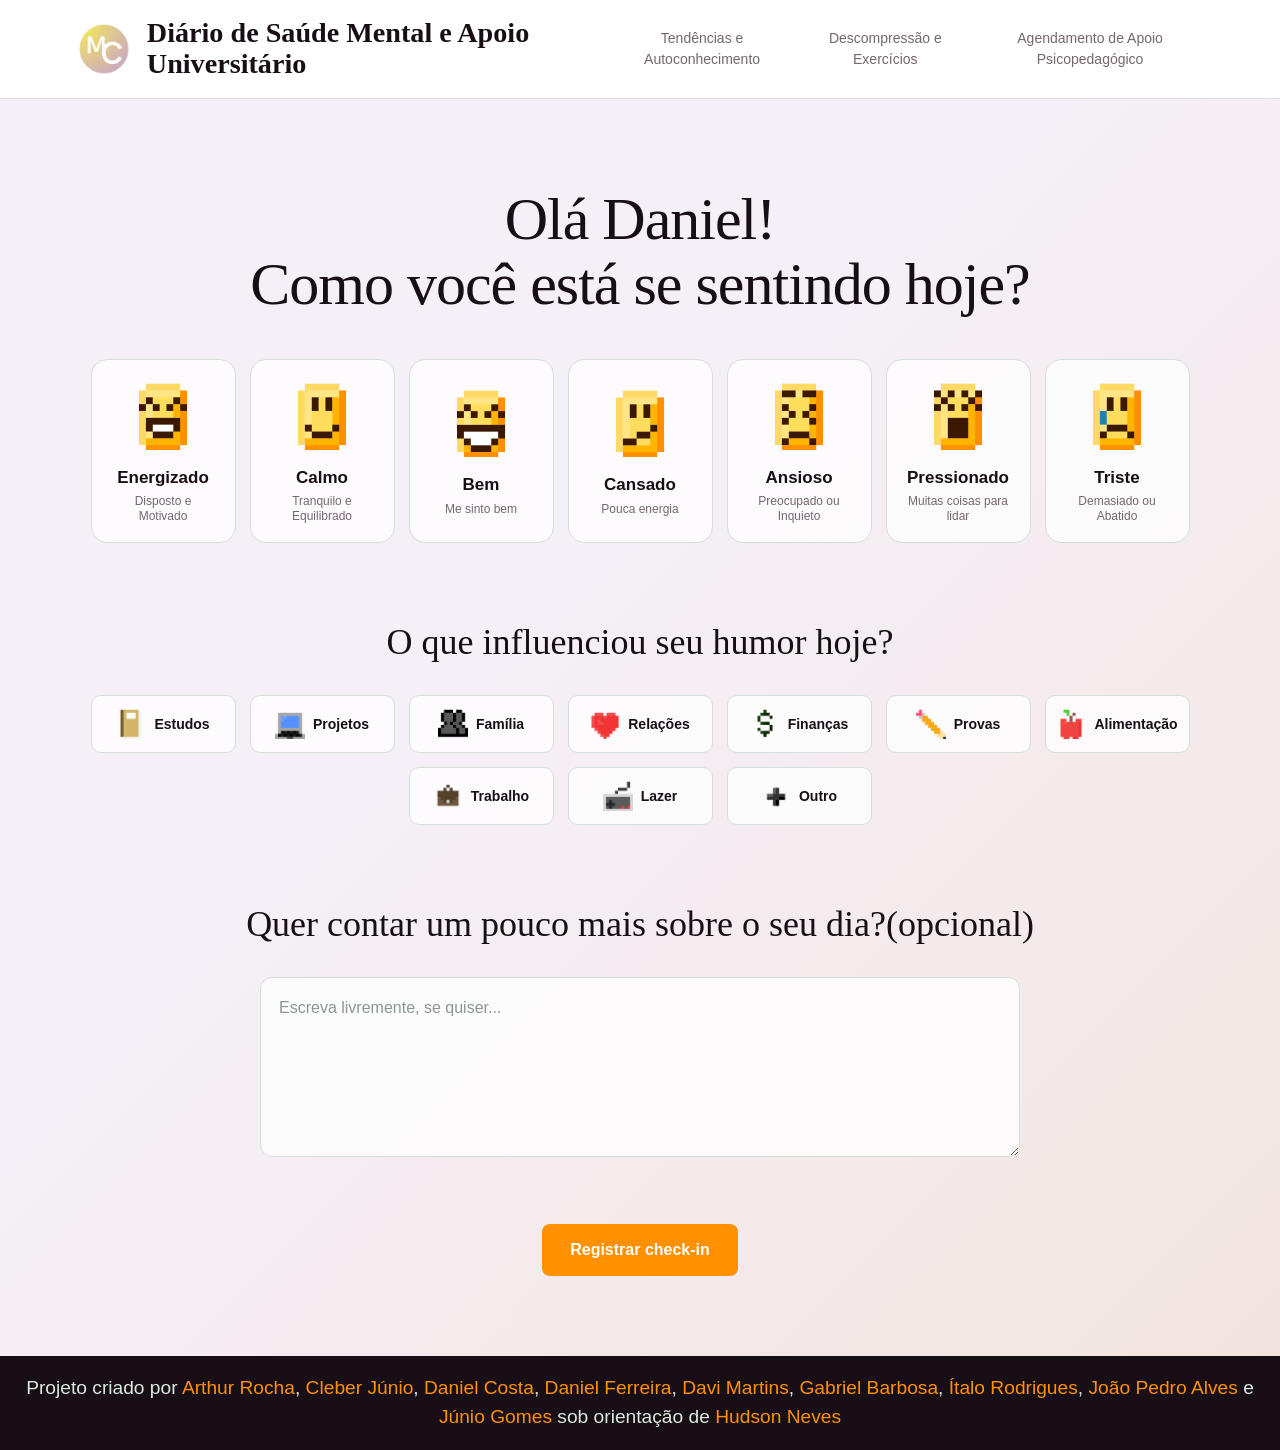
<file: index.html>
<!DOCTYPE html>
<html lang="pt-br">
<head>
    <meta charset="UTF-8">
    <meta name="viewport" content="width=device-width, initial-scale=1.0">
    <title>MindCare | Check-in diário</title>
    <link rel="shortcut icon" href="favicon.ico" type="image/x-icon">
    <link rel="stylesheet" href="style.css">
</head>
<body>
    <header>
        <img src="img/logotipo.png" alt="Logo">
        <h1 id="titulomenu">Diário de Saúde Mental e Apoio Universitário</h1>
        <section id="nav">
            <a href="pag/tendencias.html">Tendências e Autoconhecimento</a>
            <a href="pag/descompressao.html">Descompressão e Exercícios</a>
            <a href="pag/agendamento.html">Agendamento de Apoio Psicopedagógico</a>
        </section>
    </header>
    <main>
        <form id="checkin-form">
            <h1>Olá <span id="username"></span>!<br>Como você está se sentindo hoje?</h1>
            <section class="seletores">
                <button type="button" class="seletorsent" data-group="humor" data-value="Energizado" aria-pressed="false">
                    <img src="img/energizado.png" alt="Energizado">
                    <h2 class="sentimento">Energizado</h2>
                    <p>Disposto e Motivado</p>
                </button>
                <button type="button" class="seletorsent" data-group="humor" data-value="Calmo" aria-pressed="false">
                    <img src="img/calmo.png" alt="Calmo">
                    <h2 class="sentimento">Calmo</h2>
                    <p>Tranquilo e Equilibrado</p>
                </button>
                <button type="button" class="seletorsent" data-group="humor" data-value="Bem" aria-pressed="false">
                    <img src="img/bem.png" alt="Bem">
                    <h2 class="sentimento">Bem</h2>
                    <p>Me sinto bem</p>
                </button>
                <button type="button" class="seletorsent" data-group="humor" data-value="Cansado" aria-pressed="false">
                    <img src="img/cansado.png" alt="Cansado">
                    <h2 class="sentimento">Cansado</h2>
                    <p>Pouca energia</p>
                </button>
                <button type="button" class="seletorsent" data-group="humor" data-value="Ansioso" aria-pressed="false">
                    <img src="img/ansioso.png" alt="Ansioso">
                    <h2 class="sentimento">Ansioso</h2>
                    <p>Preocupado ou Inquieto</p>
                </button>
                <button type="button" class="seletorsent" data-group="humor" data-value="Pressionado" aria-pressed="false">
                    <img src="img/sobrecarregado.png" alt="Sobrecarregado">
                    <h2 class="sentimento">Pressionado</h2>
                    <p>Muitas coisas para lidar</p>
                </button>
                <button type="button" class="seletorsent" data-group="humor" data-value="Triste" aria-pressed="false">
                    <img src="img/triste.png" alt="Triste">
                    <h2 class="sentimento">Triste</h2>
                    <p>Demasiado ou Abatido</p>
                </button>
            </section>
            <h2 class="titulos">O que influenciou seu humor hoje?</h2>
            <section class="seletores">
                <button type="button" class="seletorinf" data-group="influencia" data-value="Estudos" aria-pressed="false">
                    <img src="img/estudos.png" alt="Caderno">
                    <h3>Estudos</h3>
                </button>
                <button type="button" class="seletorinf" data-group="influencia" data-value="Projetos" aria-pressed="false">
                    <img src="img/projetos.png" alt="Computador">
                    <h3>Projetos</h3>
                </button>
                <button type="button" class="seletorinf" data-group="influencia" data-value="Família" aria-pressed="false">
                    <img src="img/familia.png" alt="Pessoas">
                    <h3>Família</h3>
                </button>
                <button type="button" class="seletorinf" data-group="influencia" data-value="Relações" aria-pressed="false">
                    <img src="img/relacoes.png" alt="Coração">
                    <h3>Relações</h3>
                </button>
                <button type="button" class="seletorinf" data-group="influencia" data-value="Finanças" aria-pressed="false">
                    <img src="img/financas.png" alt="Cifrão">
                    <h3>Finanças</h3>
                </button>
                <button type="button" class="seletorinf" data-group="influencia" data-value="Provas" aria-pressed="false">
                    <img src="img/provas.png" alt="Lápis">
                    <h3>Provas</h3>
                </button>
                <button type="button" class="seletorinf" data-group="influencia" data-value="Alimentação" aria-pressed="false">
                    <img src="img/alimentacao.png" alt="Maçã">
                    <h3>Alimentação</h3>
                </button>
                <button type="button" class="seletorinf" data-group="influencia" data-value="Trabalho" aria-pressed="false">
                    <img src="img/trabalho.png" alt="Maleta">
                    <h3>Trabalho</h3>
                </button>
                <button type="button" class="seletorinf" data-group="influencia" data-value="Lazer" aria-pressed="false">
                    <img src="img/lazer.png" alt="Controle">
                    <h3>Lazer</h3>
                </button>
                <button type="button" class="seletorinf" data-group="influencia" data-value="Outro" aria-pressed="false">
                    <img src="img/outro.png" alt="Mais">
                    <h3>Outro</h3>
                </button>
            </section>
            <h2 class="titulos">Quer contar um pouco mais sobre o seu dia?(opcional)</h2>
            <textarea name="detalhes" id="detalhes" placeholder="Escreva livremente, se quiser..."></textarea>
            <p id="mensagem" class="mensagem" role="status" aria-live="polite"></p>
            <button type="submit" id="envio">Registrar check-in</button>
        </form>
    </main>
    <footer>
        Projeto criado por <a href="https://github.com/arthurrocha77" target="_blank" class="github">Arthur Rocha</a>, <a href="https://github.com/5cleber8428-cloud" target="_blank" class="github">Cleber Júnio</a>, <a href="https://github.com/Ats0k" target="_blank" class="github">Daniel Costa</a>, <a href="https://github.com/DanielFerreira76" target="_blank" class="github">Daniel Ferreira</a>, <a href="https://github.com/davimarfagundes-ai" target="_blank" class="github">Davi Martins</a>, <a href="https://github.com/gabrielbluiz9-ux" target="_blank" class="github">Gabriel Barbosa</a>, <a href="https://github.com/italolifts" target="_blank" class="github">Ítalo Rodrigues</a>, <a href="https://github.com/JoaoPedroAlvesSoares" target="_blank" class="github">João Pedro Alves</a> e <a href="https://github.com/juniogomes08" target="_blank" class="github">Júnio Gomes</a> sob orientação de <a href="https://github.com/HudsonNeves" target="_blank" class="github">Hudson Neves</a>
    </footer>
    <script src="script.js"></script>
</body>
</html>
<!--2026 - Daniel F. Vieira-->
</file>
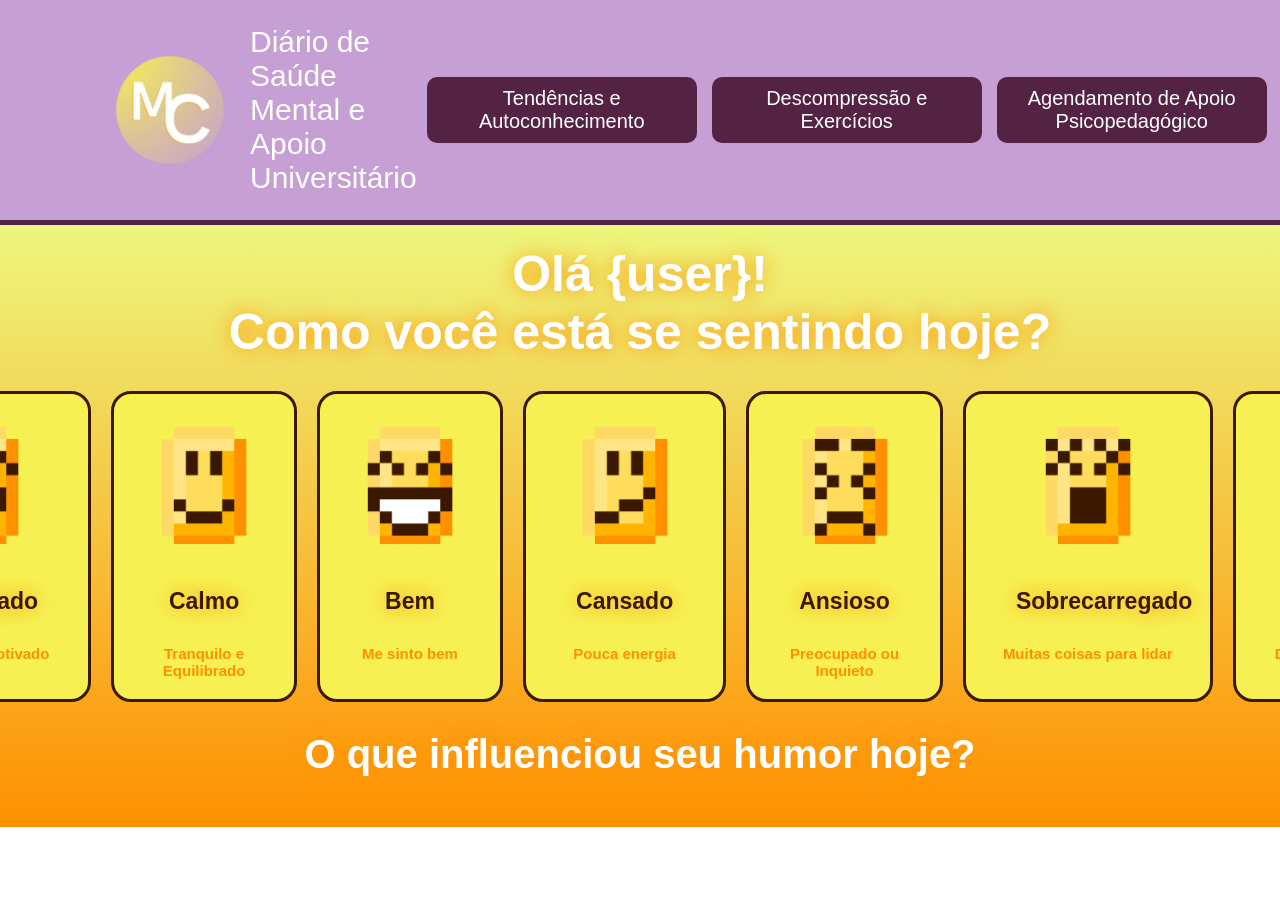
<file: docs/index.html>
<!DOCTYPE html>
<html lang="pt-br">
<head>
    <meta charset="UTF-8">
    <meta name="viewport" content="width=device-width, initial-scale=1.0">
    <title>Check-in</title>
    <link rel="shortcut icon" href="favicon.ico" type="image/x-icon">
    <link rel="stylesheet" href="style.css">
</head>
<body>
    <header>
        <img src="../img/logotipo.png" alt="Logo">
        <h1 id="titulomenu">Diário de Saúde Mental e Apoio Universitário</h1>
        <section id="nav">
            <a href="#">Tendências e Autoconhecimento</a>
            <a href="#">Descompressão e Exercícios</a>
            <a href="#">Agendamento de Apoio Psicopedagógico</a>
        </section>
    </header>
    <main>
        <h1>Olá {user}!<br>Como você está se sentindo hoje?</h1>
        <section class="seletores">
            <div class="seletorsent" id="energizado" onclick="selecionar()">
                <img src="../img/energizado.png" alt="Energizado">
                <h2 class="sentimento">Energizado</h2>
                <p>Disposto e Motivado</p>
            </div>
            <div class="seletorsent" id="" onclick="selecionar()">
                <img src="../img/calmo.png" alt="Calmo">
                <h2 class="sentimento">Calmo</h2>
                <p>Tranquilo e Equilibrado</p>
            </div>
            <div class="seletorsent" id="" onclick="selecionar()">
                <img src="../img/bem.png" alt="Bem">
                <h2 class="sentimento">Bem</h2>
                <p>Me sinto bem</p>
            </div>
            <div class="seletorsent" id="" onclick="selecionar()">
                <img src="../img/cansado.png" alt="Cansado">
                <h2 class="sentimento">Cansado</h2>
                <p>Pouca energia</p>
            </div>
            <div class="seletorsent" id="" onclick="selecionar()">
                <img src="../img/ansioso.png" alt="Ansioso">
                <h2 class="sentimento">Ansioso</h2>
                <p>Preocupado ou Inquieto</p>
            </div>
            <div class="seletorsent" id="" onclick="selecionar()">
                <img src="../img/sobrecarregado.png" alt="Sobrecarregado">
                <h2 class="sentimento">Sobrecarregado</h2>
                <p>Muitas coisas para lidar</p>
            </div>
            <div class="seletorsent" id="" onclick="selecionar()">
                <img src="../img/triste.png" alt="Triste">
                <h2 class="sentimento">Triste</h2>
                <p>Demasiado ou Abatido</p>
            </div>
        </section>
        <h2>O que influenciou seu humor hoje?</h2>
    </main>
    <footer></footer>
</body>
</html>
</file>
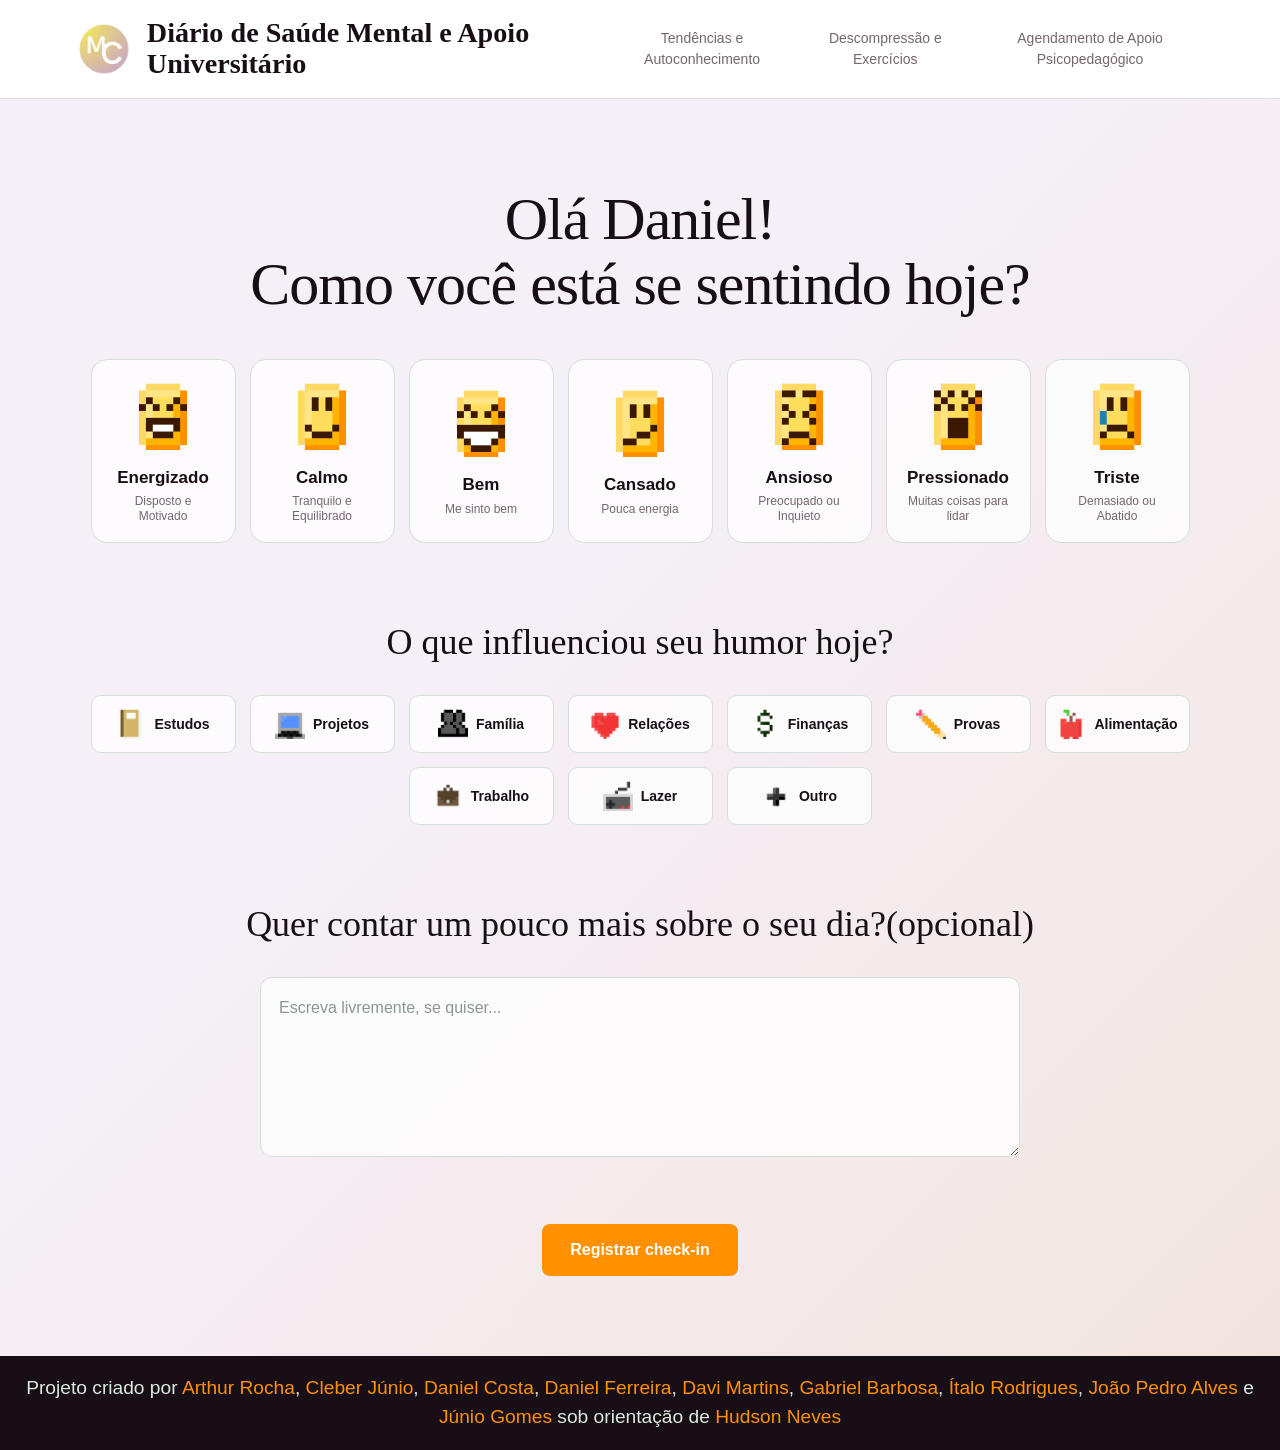
<file: mindcare-frontend/index.html>
<!DOCTYPE html>
<html lang="pt-br">
<head>
    <meta charset="UTF-8">
    <meta name="viewport" content="width=device-width, initial-scale=1.0">
    <title>MindCare | Check-in diário</title>
    <link rel="shortcut icon" href="favicon.ico" type="image/x-icon">
    <link rel="stylesheet" href="style.css">
</head>
<body>
    <header>
        <img src="img/logotipo.png" alt="Logo">
        <h1 id="titulomenu">Diário de Saúde Mental e Apoio Universitário</h1>
        <section id="nav">
            <a href="pag/tendencias.html">Tendências e Autoconhecimento</a>
            <a href="pag/descompressao.html">Descompressão e Exercícios</a>
            <a href="pag/agendamento.html">Agendamento de Apoio Psicopedagógico</a>
        </section>
    </header>
    <main>
        <form id="checkin-form">
            <h1>Olá <span id="username"></span>!<br>Como você está se sentindo hoje?</h1>
            <section class="seletores">
                <button type="button" class="seletorsent" data-group="humor" data-value="Energizado" aria-pressed="false">
                    <img src="img/energizado.png" alt="Energizado">
                    <h2 class="sentimento">Energizado</h2>
                    <p>Disposto e Motivado</p>
                </button>
                <button type="button" class="seletorsent" data-group="humor" data-value="Calmo" aria-pressed="false">
                    <img src="img/calmo.png" alt="Calmo">
                    <h2 class="sentimento">Calmo</h2>
                    <p>Tranquilo e Equilibrado</p>
                </button>
                <button type="button" class="seletorsent" data-group="humor" data-value="Bem" aria-pressed="false">
                    <img src="img/bem.png" alt="Bem">
                    <h2 class="sentimento">Bem</h2>
                    <p>Me sinto bem</p>
                </button>
                <button type="button" class="seletorsent" data-group="humor" data-value="Cansado" aria-pressed="false">
                    <img src="img/cansado.png" alt="Cansado">
                    <h2 class="sentimento">Cansado</h2>
                    <p>Pouca energia</p>
                </button>
                <button type="button" class="seletorsent" data-group="humor" data-value="Ansioso" aria-pressed="false">
                    <img src="img/ansioso.png" alt="Ansioso">
                    <h2 class="sentimento">Ansioso</h2>
                    <p>Preocupado ou Inquieto</p>
                </button>
                <button type="button" class="seletorsent" data-group="humor" data-value="Pressionado" aria-pressed="false">
                    <img src="img/sobrecarregado.png" alt="Sobrecarregado">
                    <h2 class="sentimento">Pressionado</h2>
                    <p>Muitas coisas para lidar</p>
                </button>
                <button type="button" class="seletorsent" data-group="humor" data-value="Triste" aria-pressed="false">
                    <img src="img/triste.png" alt="Triste">
                    <h2 class="sentimento">Triste</h2>
                    <p>Demasiado ou Abatido</p>
                </button>
            </section>
            <h2 class="titulos">O que influenciou seu humor hoje?</h2>
            <section class="seletores">
                <button type="button" class="seletorinf" data-group="influencia" data-value="Estudos" aria-pressed="false">
                    <img src="img/estudos.png" alt="Caderno">
                    <h3>Estudos</h3>
                </button>
                <button type="button" class="seletorinf" data-group="influencia" data-value="Projetos" aria-pressed="false">
                    <img src="img/projetos.png" alt="Computador">
                    <h3>Projetos</h3>
                </button>
                <button type="button" class="seletorinf" data-group="influencia" data-value="Família" aria-pressed="false">
                    <img src="img/familia.png" alt="Pessoas">
                    <h3>Família</h3>
                </button>
                <button type="button" class="seletorinf" data-group="influencia" data-value="Relações" aria-pressed="false">
                    <img src="img/relacoes.png" alt="Coração">
                    <h3>Relações</h3>
                </button>
                <button type="button" class="seletorinf" data-group="influencia" data-value="Finanças" aria-pressed="false">
                    <img src="img/financas.png" alt="Cifrão">
                    <h3>Finanças</h3>
                </button>
                <button type="button" class="seletorinf" data-group="influencia" data-value="Provas" aria-pressed="false">
                    <img src="img/provas.png" alt="Lápis">
                    <h3>Provas</h3>
                </button>
                <button type="button" class="seletorinf" data-group="influencia" data-value="Alimentação" aria-pressed="false">
                    <img src="img/alimentacao.png" alt="Maçã">
                    <h3>Alimentação</h3>
                </button>
                <button type="button" class="seletorinf" data-group="influencia" data-value="Trabalho" aria-pressed="false">
                    <img src="img/trabalho.png" alt="Maleta">
                    <h3>Trabalho</h3>
                </button>
                <button type="button" class="seletorinf" data-group="influencia" data-value="Lazer" aria-pressed="false">
                    <img src="img/lazer.png" alt="Controle">
                    <h3>Lazer</h3>
                </button>
                <button type="button" class="seletorinf" data-group="influencia" data-value="Outro" aria-pressed="false">
                    <img src="img/outro.png" alt="Mais">
                    <h3>Outro</h3>
                </button>
            </section>
            <h2 class="titulos">Quer contar um pouco mais sobre o seu dia?(opcional)</h2>
            <textarea name="detalhes" id="detalhes" placeholder="Escreva livremente, se quiser..."></textarea>
            <p id="mensagem" class="mensagem" role="status" aria-live="polite"></p>
            <button type="submit" id="envio">Registrar check-in</button>
        </form>
    </main>
    <footer>
        Projeto criado por <a href="https://github.com/arthurrocha77" target="_blank" class="github">Arthur Rocha</a>, <a href="https://github.com/5cleber8428-cloud" target="_blank" class="github">Cleber Júnio</a>, <a href="https://github.com/Ats0k" target="_blank" class="github">Daniel Costa</a>, <a href="https://github.com/DanielFerreira76" target="_blank" class="github">Daniel Ferreira</a>, <a href="https://github.com/davimarfagundes-ai" target="_blank" class="github">Davi Martins</a>, <a href="https://github.com/gabrielbluiz9-ux" target="_blank" class="github">Gabriel Barbosa</a>, <a href="https://github.com/italolifts" target="_blank" class="github">Ítalo Rodrigues</a>, <a href="https://github.com/JoaoPedroAlvesSoares" target="_blank" class="github">João Pedro Alves</a> e <a href="https://github.com/juniogomes08" target="_blank" class="github">Júnio Gomes</a> sob orientação de <a href="https://github.com/HudsonNeves" target="_blank" class="github">Hudson Neves</a>
    </footer>
    <script src="script.js"></script>
</body>
</html>
</file>
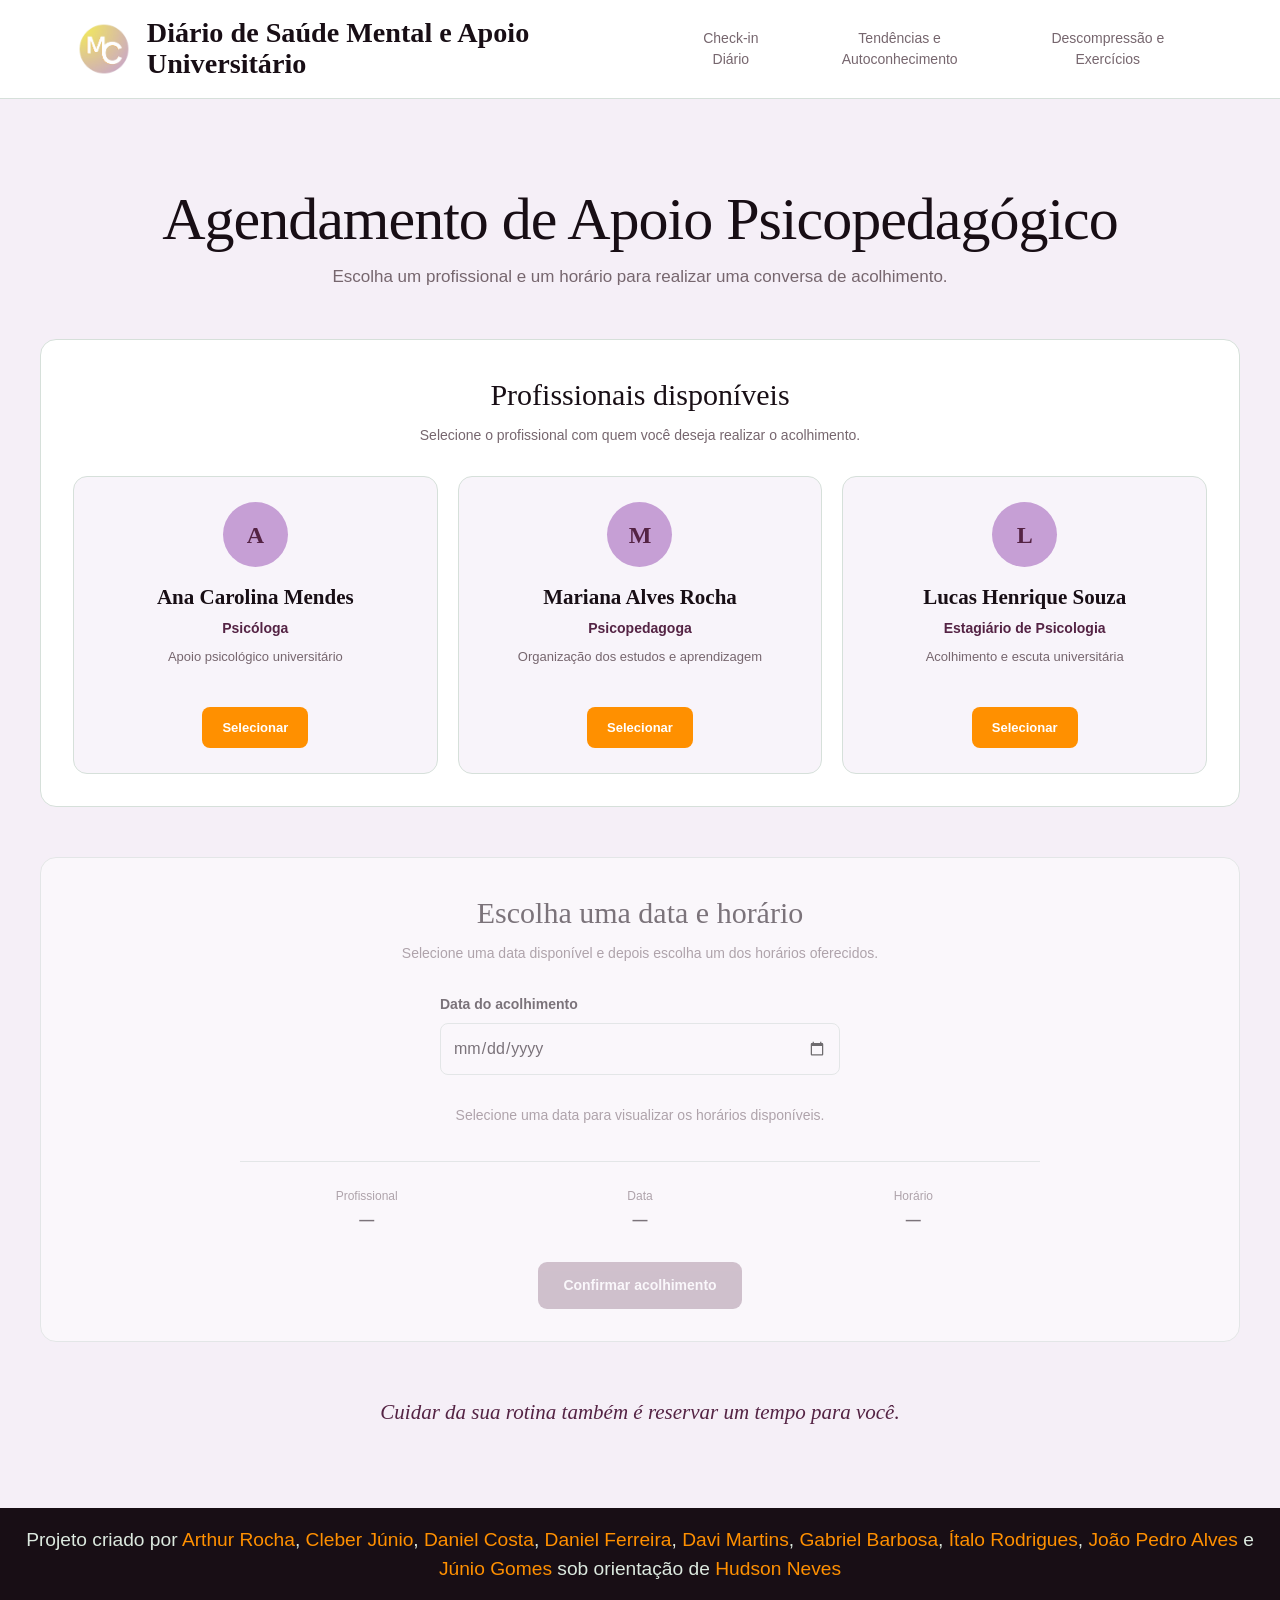
<file: pag/agendamento.html>
<!DOCTYPE html>
<html lang="pt-br">
<head>
    <meta charset="UTF-8">
    <meta name="viewport" content="width=device-width, initial-scale=1.0">
    <title>MindCare | Agendamento de Apoio Psicopedagógico</title>
    <link rel="shortcut icon" href="../favicon.ico" type="image/x-icon">
    <link rel="stylesheet" href="agendamento.css">
</head>
<body>
    <header>
        <img src="../img/logotipo.png" alt="Logo">
        <h1 id="titulomenu">Diário de Saúde Mental e Apoio Universitário</h1>
        <section id="nav">
            <a href="../index.html">Check-in Diário</a>
            <a href="tendencias.html">Tendências e Autoconhecimento</a>
            <a href="descompressao.html">Descompressão e Exercícios</a>
        </section>
    </header>
    <main>
        <h1 class="titulo-principal">Agendamento de Apoio Psicopedagógico</h1> <p class="subtitulo-principal">
            Escolha um profissional e um horário para realizar uma conversa de acolhimento.
        </p>
        <section class="secao-agendamento">
            <h2>Profissionais disponíveis</h2>
            <p class="descricao-secao">
                Selecione o profissional com quem você deseja realizar o acolhimento.
            </p>
            <div id="lista-profissionais" class="lista-profissionais">
                <p class="mensagem-carregamento">
                    Carregando profissionais...
                </p>
            </div>
        </section>
        <section id="secao-horarios" class="secao-agendamento secao-desativada">
            <h2>Escolha uma data e horário</h2>
            <p class="descricao-secao">
                Selecione uma data disponível e depois escolha um dos horários oferecidos.
            </p>
            <div class="selecao-data">
                <label for="data-agendamento">Data do acolhimento</label>
                <input type="date" id="data-agendamento">
            </div>
            <div id="area-horarios" class="area-horarios">
                <p class="mensagem-ajuda">
                    Selecione uma data para visualizar os horários disponíveis.
                </p>
            </div>
            <div class="resumo-selecao">
                <div>
                    <span>Profissional</span>
                    <strong id="resumo-profissional"> — </strong>
                </div>
                <div>
                    <span>Data</span>
                    <strong id="resumo-data"> — </strong>
                </div>
                <div>
                    <span>Horário</span>
                    <strong id="resumo-horario"> — </strong>
                </div>
            </div>
            <button id="botao-confirmar" class="botao-principal" type="button" disabled>Confirmar acolhimento</button>
        </section>
        <section id="secao-confirmacao" class="secao-confirmacao" hidden>
            <div class="icone-confirmacao">✓</div>
            <h2>Acolhimento agendado</h2>
            <p class="texto-confirmacao">
                Seu horário foi reservado neste protótipo do MindCare.
            </p>
            <div class="card-lembrete">
                <h3>Lembrete do atendimento</h3>
                <div class="informacao-lembrete">
                    <div>
                        <span>Estudante</span>
                        <strong id="lembrete-usuario"> — </strong>
                    </div>
                    <div>
                        <span>Profissional</span>
                        <strong id="lembrete-profissional"> — </strong>
                    </div>
                    <div>
                        <span>Data</span>
                        <strong id="lembrete-data"> — </strong>
                    </div>
                    <div>
                        <span>Horário</span>
                        <strong id="lembrete-horario"> — </strong>
                    </div>
                </div>
            </div>
            <div class="acoes-agendamento">
                <button id="botao-remarcar" class="botao-secundario" type="button">Remarcar</button>
                <button id="botao-cancelar" class="botao-cancelar" type="button">Cancelar agendamento</button>
            </div>
        </section>
        <section id="secao-cancelamento" class="mensagem-final" hidden>
            <h2>Agendamento cancelado</h2>
            <p>
                O horário foi liberado. Caso necessário, você pode realizar um novo agendamento.
            </p>
            <button id="botao-novo-agendamento" class="botao-principal" type="button">Novo agendamento</button>
        </section>
        <p class="frase-final">
            Cuidar da sua rotina também é reservar um tempo para você.
        </p>
    </main>
    <footer>
        Projeto criado por <a href="https://github.com/arthurrocha77" target="_blank" class="github">Arthur Rocha</a>, <a href="https://github.com/5cleber8428-cloud" target="_blank" class="github">Cleber Júnio</a>, <a href="https://github.com/Ats0k" target="_blank" class="github">Daniel Costa</a>, <a href="https://github.com/DanielFerreira76" target="_blank" class="github">Daniel Ferreira</a>, <a href="https://github.com/davimarfagundes-ai" target="_blank" class="github">Davi Martins</a>, <a href="https://github.com/gabrielbluiz9-ux" target="_blank" class="github">Gabriel Barbosa</a>, <a href="https://github.com/italolifts" target="_blank" class="github">Ítalo Rodrigues</a>, <a href="https://github.com/JoaoPedroAlvesSoares" target="_blank" class="github">João Pedro Alves</a> e <a href="https://github.com/juniogomes08" target="_blank" class="github">Júnio Gomes</a> sob orientação de <a href="https://github.com/HudsonNeves" target="_blank" class="github">Hudson Neves</a>
    </footer>
    <script src="agendamento.js"></script>
</body>
</html>
</file>
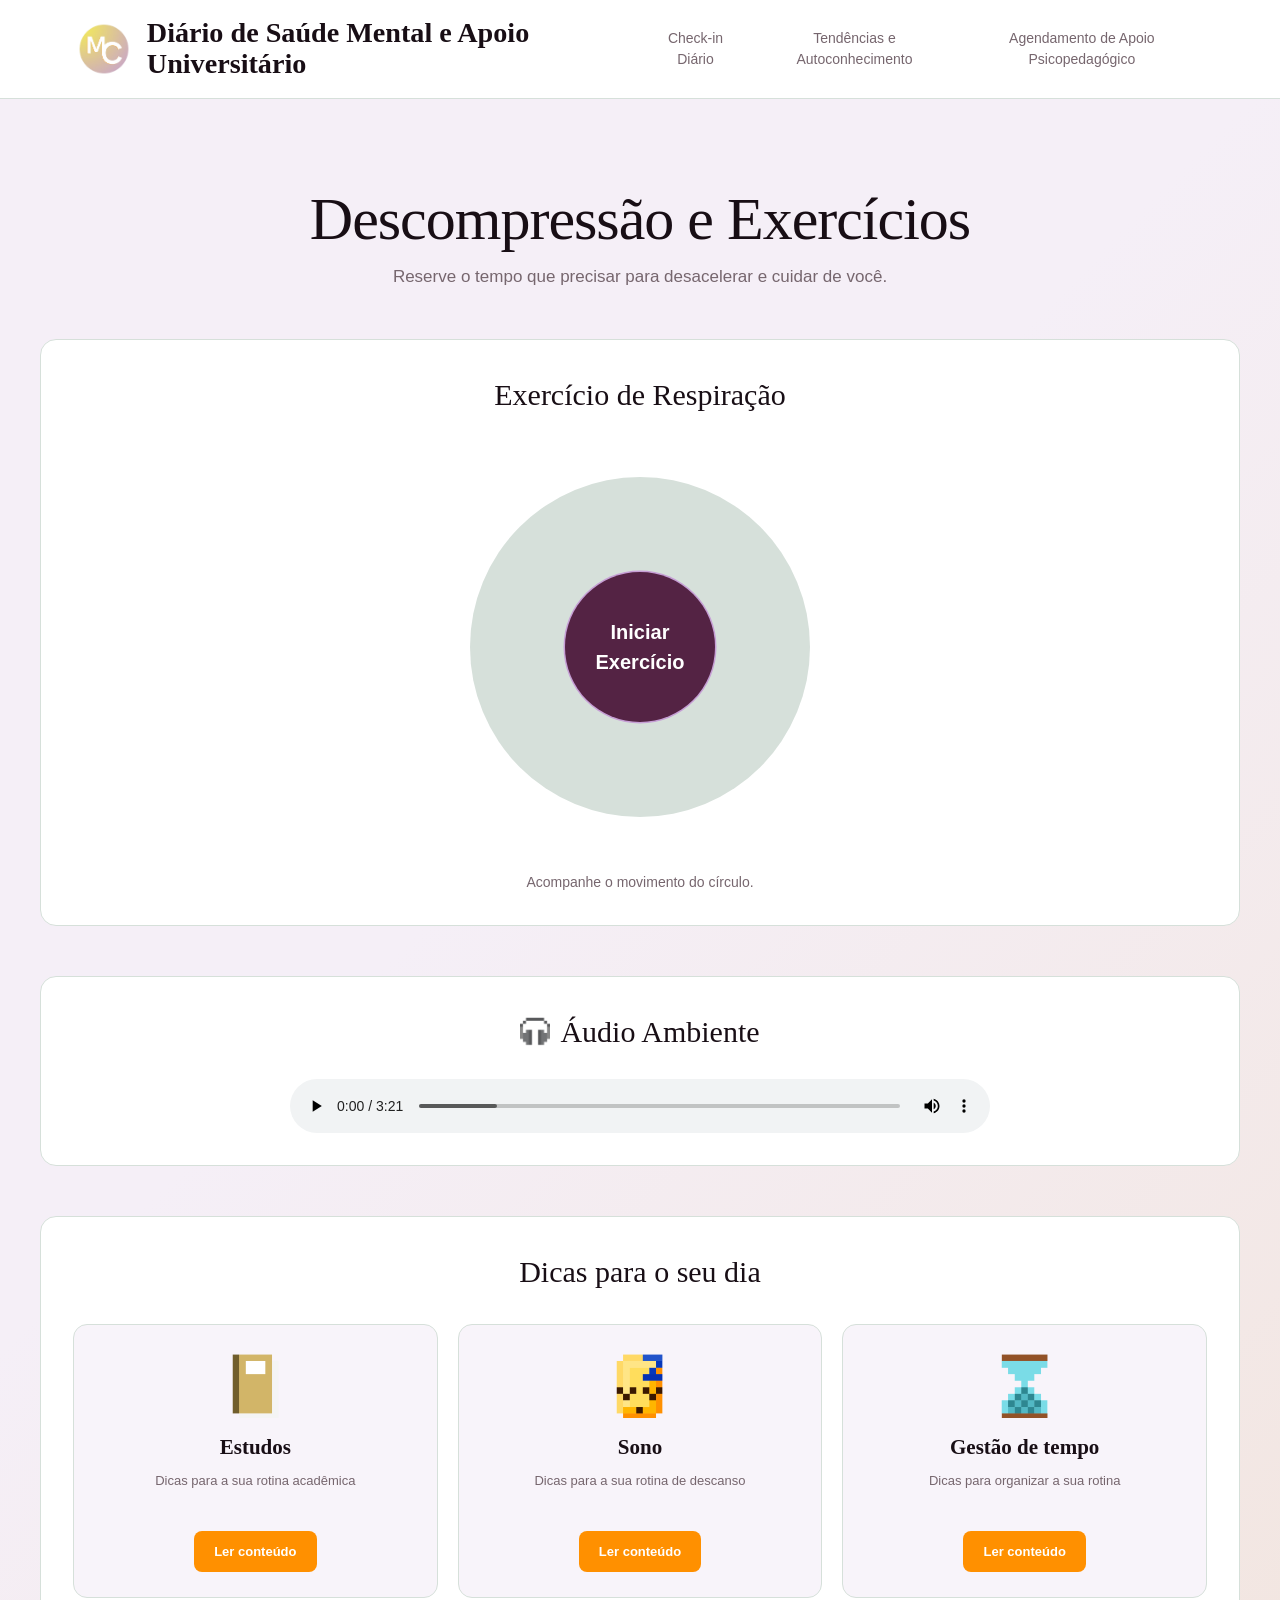
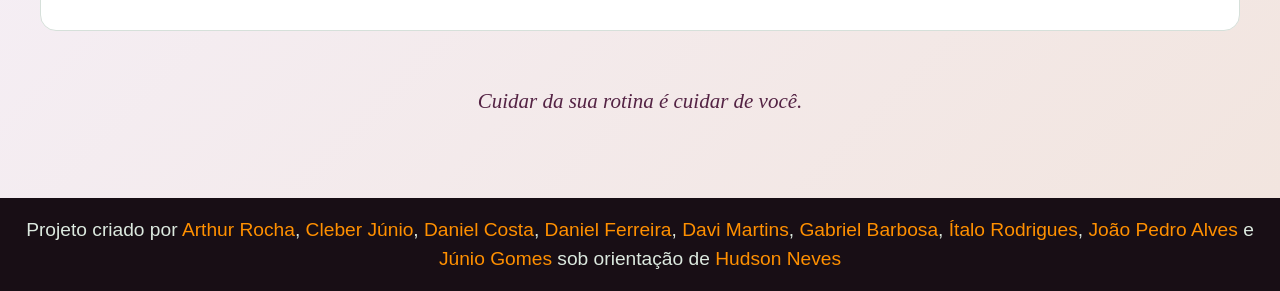
<file: pag/descompressao.html>
<!DOCTYPE html>

<html lang="pt-br">
<head>
    <meta charset="UTF-8">
    <meta name="viewport" content="width=device-width, initial-scale=1.0">
    <title>MindCare | Descompressão e Exercícios</title>
    <link rel="shortcut icon" href="../favicon.ico" type="image/x-icon">
    <link rel="stylesheet" href="descompreessao.css">
</head>
<body>
    <header>
        <img src="../img/logotipo.png" alt="Logo">
        <h1 id="titulomenu">Diário de Saúde Mental e Apoio Universitário</h1>
        <section id="nav">
            <a href="../index.html">Check-in Diário</a>
            <a href="tendencias.html">Tendências e Autoconhecimento</a>
            <a href="agendamento.html">Agendamento de Apoio Psicopedagógico</a>
        </section>
    </header>
    <main>
        <h1 class="titulo-principal">Descompressão e Exercícios</h1>
        <p class="subtitulo-principal">
            Reserve o tempo que precisar para desacelerar e cuidar de você.
        </p>
        <section class="respiracao">
            <h2>Exercício de Respiração</h2>
            <div class="respiracao-conteudo">
                <div class="circulo-respiracao">
                    <div
                        class="circulo-interno"
                        id="circulo-interno">
                    </div>
                    <div class="controle-respiracao">
                        <button id="botao-respiracao">Iniciar Exercício</button>
                        <span id="indicador-respiracao"></span>
                    </div>
                </div>
            </div>
            <p class="instrucao-respiracao">
                Acompanhe o movimento do círculo.
            </p>
        </section>
        <section class="audio-section">
            <h2 class="titulo-audio"><img src="../img/audio.png" alt="Headphone" class="icone-audio">Áudio Ambiente</h2>
            <audio id="audio-ambiente" controls  preload="metadata">
                <source src="../audio/somambiente.mp3" type="audio/mpeg">
                Seu navegador não suporta o elemento de áudio.
            </audio>
        </section>
        <section class="dicas">
            <h2>Dicas para o seu dia</h2>
            <div class="cards-dicas">
                <article class="card-dica">
                    <div class="icone-dica">
                        <img src="../img/estudos.png" alt="Ícone representando estudos">
                    </div>
                    <h3>Estudos</h3>
                    <p>
                        Dicas para a sua rotina acadêmica
                    </p>
                    <button type="button" class="botao-conteudo" data-conteudo-id="estudos">Ler conteúdo</button>
                </article>
                <article class="card-dica">
                    <div class="icone-dica">
                        <img src="../img/sono.png" alt="Ícone representando sono">
                    </div>
                    <h3>Sono</h3>
                    <p>
                        Dicas para a sua rotina de descanso
                    </p>
                    <button type="button" class="botao-conteudo" data-conteudo-id="sono">Ler conteúdo</button>
                </article>
                <article class="card-dica">
                    <div class="icone-dica">
                        <img src="../img/tempo.png" alt="Ícone representando gestão do tempo">
                    </div>
                    <h3>Gestão de tempo</h3>
                    <p>
                        Dicas para organizar a sua rotina
                    </p>
                    <button type="button" class="botao-conteudo" data-conteudo-id="gestao-tempo">Ler conteúdo</button>
                </article>
            </div>
        </section>
        <div id="modal-conteudo" class="modal" aria-hidden="true">

            <div class="modal-conteudo" role="dialog" aria-modal="true" aria-labelledby="titulo-modal">
                <div class="modal-cabecalho">
                    <h2 id="titulo-modal">Conteúdo</h2>

                    <button id="fechar-modal" type="button" aria-label="Fechar conteúdo">&times;</button>
                </div>
                <iframe id="iframe-conteudo" src="" title="Conteúdo educativo"></iframe>
            </div>
        </div>
        <p class="frase-final">
            Cuidar da sua rotina é cuidar de você.
        </p>
    </main>
    <footer>
        Projeto criado por <a href="https://github.com/arthurrocha77" target="_blank" class="github">Arthur Rocha</a>, <a href="https://github.com/5cleber8428-cloud" target="_blank" class="github">Cleber Júnio</a>, <a href="https://github.com/Ats0k" target="_blank" class="github">Daniel Costa</a>, <a href="https://github.com/DanielFerreira76" target="_blank" class="github">Daniel Ferreira</a>, <a href="https://github.com/davimarfagundes-ai" target="_blank" class="github">Davi Martins</a>, <a href="https://github.com/gabrielbluiz9-ux" target="_blank" class="github">Gabriel Barbosa</a>, <a href="https://github.com/italolifts" target="_blank" class="github">Ítalo Rodrigues</a>, <a href="https://github.com/JoaoPedroAlvesSoares" target="_blank" class="github">João Pedro Alves</a> e <a href="https://github.com/juniogomes08" target="_blank" class="github">Júnio Gomes</a> sob orientação de <a href="https://github.com/HudsonNeves" target="_blank" class="github">Hudson Neves</a>
    </footer>
    <script src="descompressao.js"></script>
</body>
</html>
</file>
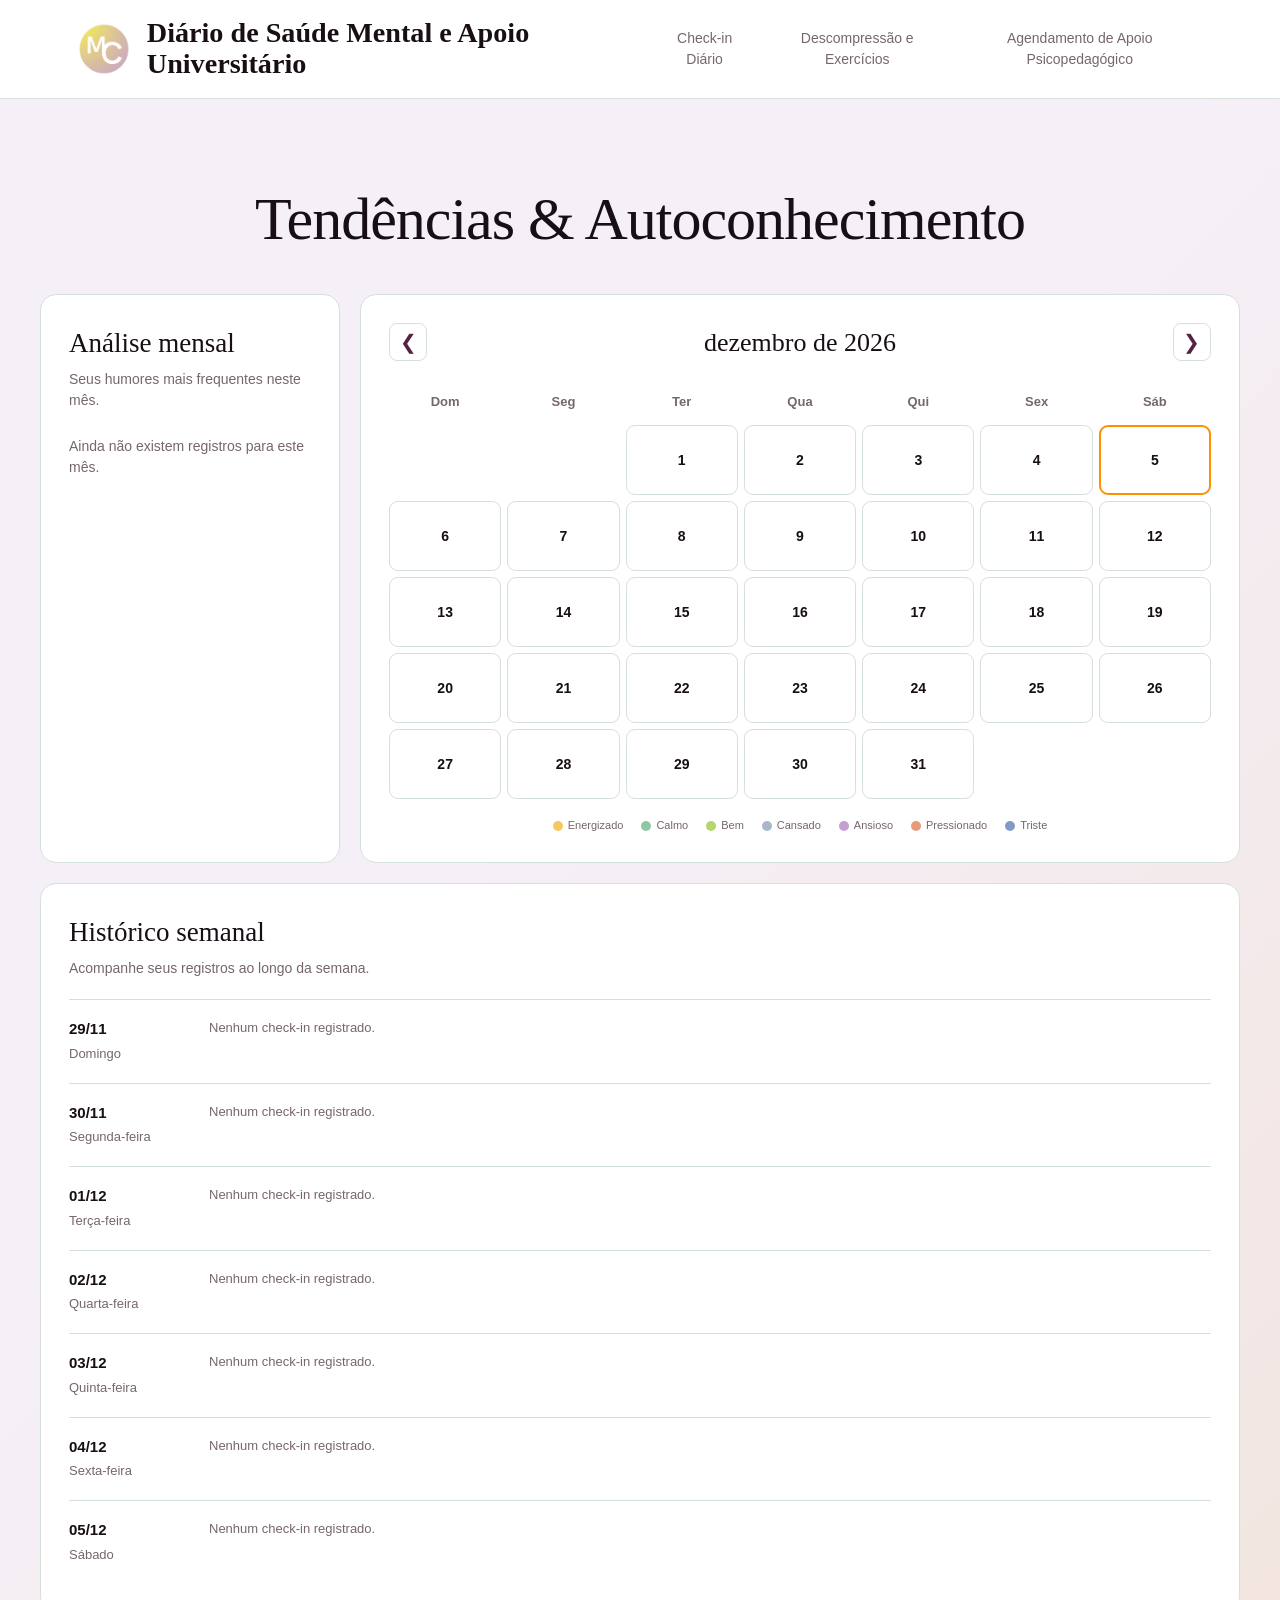
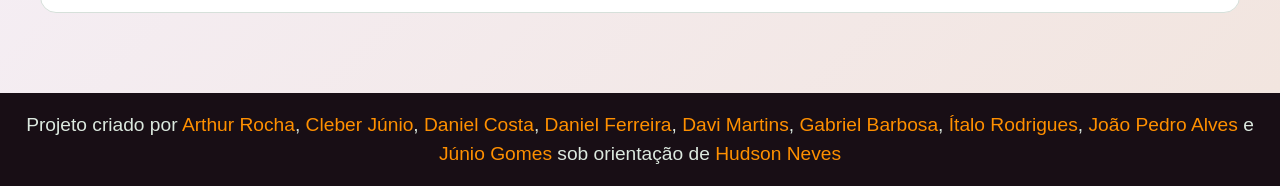
<file: pag/tendencias.html>
<!DOCTYPE html>
<html lang="pt-br">
<head>
    <meta charset="UTF-8">
    <meta name="viewport" content="width=device-width, initial-scale=1.0">
    <title>MindCare | Tendências e Autoconhecimento</title>
    <link rel="shortcut icon" href="../favicon.ico" type="image/x-icon">
    <link rel="stylesheet" href="tendencias.css">
</head>
<body>
    <header>
        <img src="../img/logotipo.png" alt="Logo">
        <h1 id="titulomenu">Diário de Saúde Mental e Apoio Universitário</h1>
        <section id="nav">
            <a href="../index.html">Check-in Diário</a>
            <a href="descompressao.html">Descompressão e Exercícios</a>
            <a href="agendamento.html">Agendamento de Apoio Psicopedagógico</a>
        </section>
    </header>
    <main>
        <h1 class="titulo-principal">
            Tendências & Autoconhecimento
        </h1>
        <section class="painel-superior">
            <aside class="analise-mensal">
                <h2>Análise mensal</h2>
                <p class="descricao">
                    Seus humores mais frequentes neste mês.
                </p>
                <div id="humores-mensais">
                    <p class="carregando">
                        Carregando análise...
                    </p>
                </div>
            </aside>
            <section class="calendario-area">
                <div class="cabecalho-calendario">
                    <button id="mes-anterior" type="button" aria-label="Mês anterior">&#10094</button>
                    <h2 id="mes-atual">
                        Setembro de 2026
                    </h2>
                    <button id="proximo-mes" type="button" aria-label="Próximo mês">&#10095</button>
                </div>
                <div class="calendario">
                    <div class="dias-semana">
                        <span>Dom</span>
                        <span>Seg</span>
                        <span>Ter</span>
                        <span>Qua</span>
                        <span>Qui</span>
                        <span>Sex</span>
                        <span>Sáb</span>
                    </div>
                    <div id="dias-calendario" class="dias-calendario"></div>
                </div>
                <div class="legenda">
                    <span>
                        <i class="bolinha energizado"></i>
                        Energizado
                    </span>
                    <span>
                        <i class="bolinha calmo"></i>
                        Calmo
                    </span>
                    <span>
                        <i class="bolinha bem"></i>
                        Bem
                    </span>
                    <span>
                        <i class="bolinha cansado"></i>
                        Cansado
                    </span>
                    <span>
                        <i class="bolinha ansioso"></i>
                        Ansioso
                    </span>
                    <span>
                        <i class="bolinha pressionado"></i>
                        Pressionado
                    </span>
                    <span>
                        <i class="bolinha triste"></i>
                        Triste
                    </span>
                </div>
            </section>
        </section>
        <section class="historico-semanal">
            <h2>Histórico semanal</h2>
            <p class="descricao">
                Acompanhe seus registros ao longo da semana.
            </p>
            <div id="historico">
                <p class="carregando">
                    Carregando histórico...
                </p>
            </div>
        </section>
    </main>
    <footer>
        Projeto criado por <a href="https://github.com/arthurrocha77" target="_blank" class="github">Arthur Rocha</a>, <a href="https://github.com/5cleber8428-cloud" target="_blank" class="github">Cleber Júnio</a>, <a href="https://github.com/Ats0k" target="_blank" class="github">Daniel Costa</a>, <a href="https://github.com/DanielFerreira76" target="_blank" class="github">Daniel Ferreira</a>, <a href="https://github.com/davimarfagundes-ai" target="_blank" class="github">Davi Martins</a>, <a href="https://github.com/gabrielbluiz9-ux" target="_blank" class="github">Gabriel Barbosa</a>, <a href="https://github.com/italolifts" target="_blank" class="github">Ítalo Rodrigues</a>, <a href="https://github.com/JoaoPedroAlvesSoares" target="_blank" class="github">João Pedro Alves</a> e <a href="https://github.com/juniogomes08" target="_blank" class="github">Júnio Gomes</a> sob orientação de <a href="https://github.com/HudsonNeves" target="_blank" class="github">Hudson Neves</a>
    </footer>
    <script src="tendencias.js"></script>
</body>
</html>
</file>
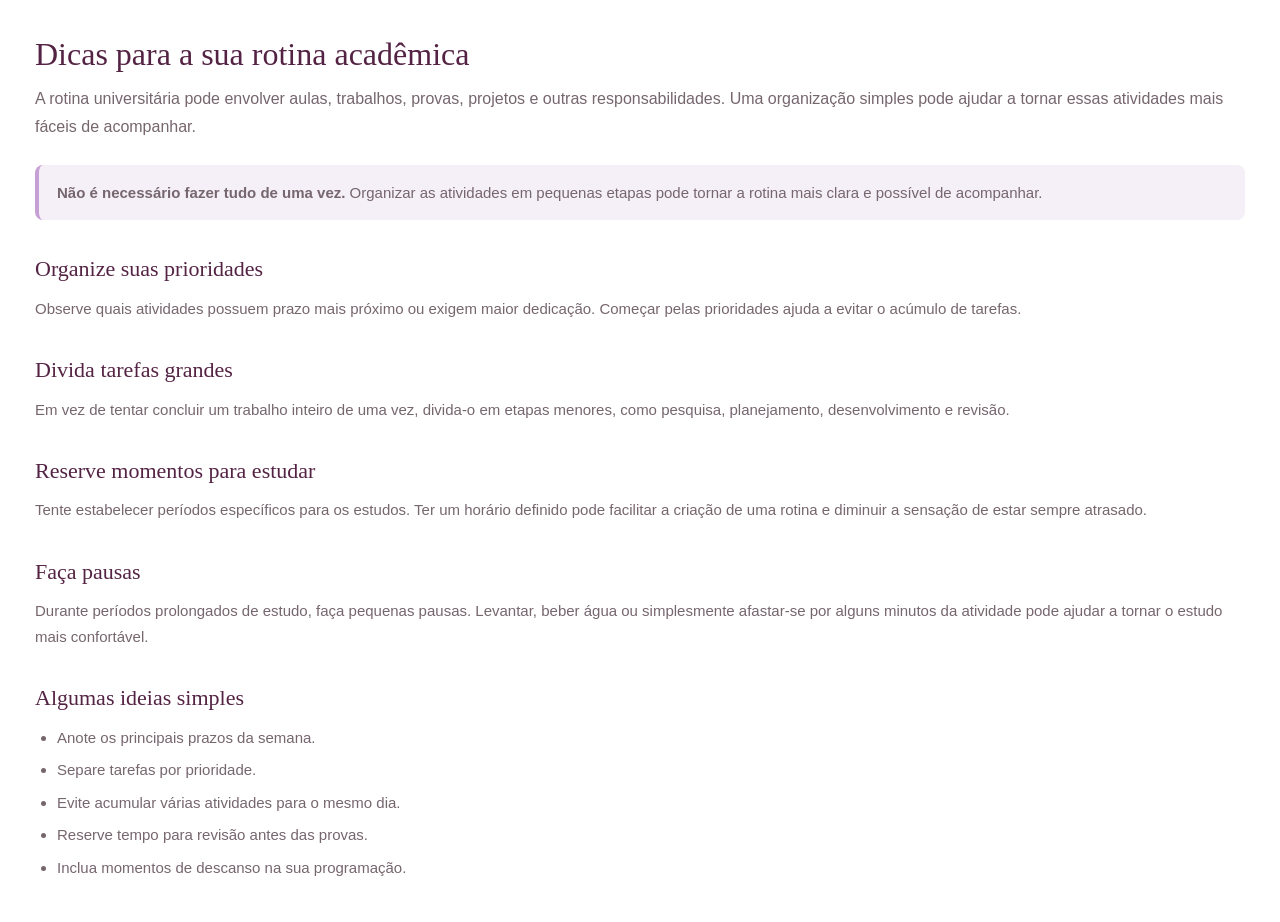
<file: pag/conteudos/estudos.html>
<!DOCTYPE html>
<html lang="pt-br">
<head>
    <meta charset="UTF-8">
    <meta name="viewport" content="width=device-width, initial-scale=1.0">
    <title>MindCare | Dicas para os estudos</title>
    <style>
        * {
            box-sizing: border-box;
            margin: 0;
            padding: 0;
        }
        body {
            background: #ffffff;
            color: #180e15;
            font-family: "Trebuchet MS", "Segoe UI", sans-serif;
            line-height: 1.7;
            padding: 35px;
        }
        h1, h2 {
            color: #542344;
            font-family: Georgia, serif;
            font-weight: 500;
        }
        h1 {
            font-size: 32px;
            line-height: 1.2;
            margin-bottom: 12px;
        }
        h2 {
            font-size: 22px;
            margin-top: 30px;
            margin-bottom: 8px;
        }
        p, li {
            color: #76666e;
            font-size: 15px;
        }
        ul {
            padding-left: 22px;
        }
        li {
            margin-bottom: 7px;
        }
        .introducao {
            font-size: 16px;
        }
        .destaque {
            background: #f5eff7;
            border-left: 4px solid #C69FD5;
            border-radius: 8px;
            margin-top: 25px;
            padding: 15px 18px;
        }
    </style>
</head>
<body>
    <h1>Dicas para a sua rotina acadêmica</h1>
    <p class="introducao">
        A rotina universitária pode envolver aulas, trabalhos, provas,
        projetos e outras responsabilidades. Uma organização simples
        pode ajudar a tornar essas atividades mais fáceis de acompanhar.
    </p>
    <div class="destaque">
        <p>
            <strong>Não é necessário fazer tudo de uma vez.</strong>
            Organizar as atividades em pequenas etapas pode tornar
            a rotina mais clara e possível de acompanhar.
        </p>
    </div>
    <h2>Organize suas prioridades</h2>
    <p>
        Observe quais atividades possuem prazo mais próximo ou exigem
        maior dedicação. Começar pelas prioridades ajuda a evitar o
        acúmulo de tarefas.
    </p>
    <h2>Divida tarefas grandes</h2>
    <p>
        Em vez de tentar concluir um trabalho inteiro de uma vez,
        divida-o em etapas menores, como pesquisa, planejamento,
        desenvolvimento e revisão.
    </p>
    <h2>Reserve momentos para estudar</h2>
    <p>
        Tente estabelecer períodos específicos para os estudos.
        Ter um horário definido pode facilitar a criação de uma
        rotina e diminuir a sensação de estar sempre atrasado.
    </p>
    <h2>Faça pausas</h2>
    <p>
        Durante períodos prolongados de estudo, faça pequenas pausas.
        Levantar, beber água ou simplesmente afastar-se por alguns
        minutos da atividade pode ajudar a tornar o estudo mais
        confortável.
    </p>
    <h2>Algumas ideias simples</h2>
    <ul>
        <li>Anote os principais prazos da semana.</li>
        <li>Separe tarefas por prioridade.</li>
        <li>Evite acumular várias atividades para o mesmo dia.</li>
        <li>Reserve tempo para revisão antes das provas.</li>
        <li>Inclua momentos de descanso na sua programação.</li>
    </ul>
</body>
</html>
</file>
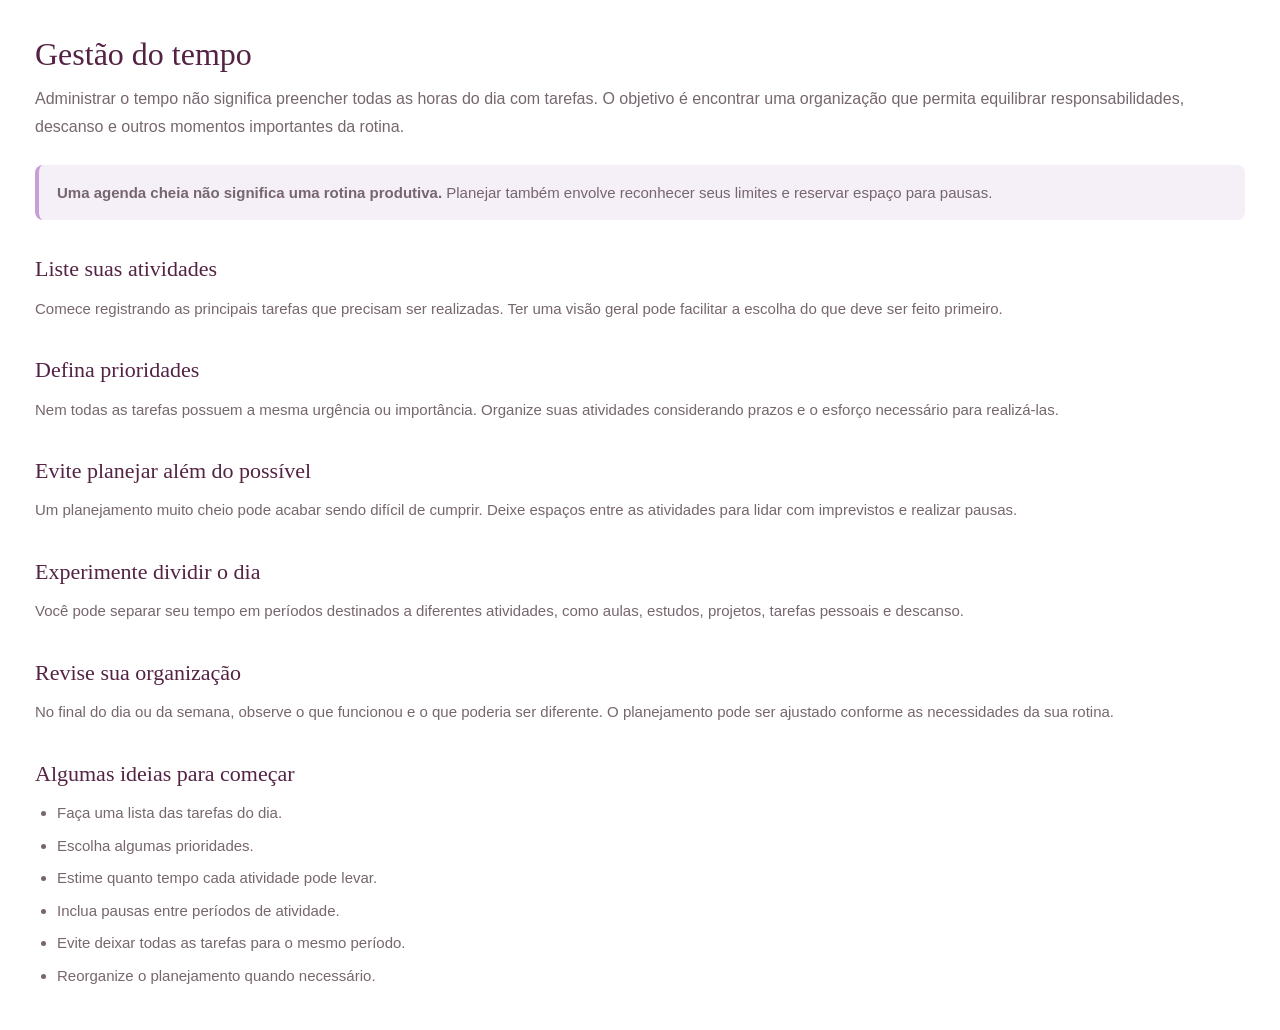
<file: pag/conteudos/gestao-tempo.html>
<!DOCTYPE html>
<html lang="pt-br">
<head>
    <meta charset="UTF-8">
    <meta name="viewport" content="width=device-width, initial-scale=1.0">
    <title>MindCare | Gestão do tempo</title>
    <style>
        * {
            box-sizing: border-box;
            margin: 0;
            padding: 0;
        }
        body {
            background: #ffffff;
            color: #180e15;
            font-family: "Trebuchet MS", "Segoe UI", sans-serif;
            line-height: 1.7;
            padding: 35px;
        }
        h1, h2 {
            color: #542344;
            font-family: Georgia, serif;
            font-weight: 500;
        }
        h1 {
            font-size: 32px;
            line-height: 1.2;
            margin-bottom: 12px;
        }
        h2 {
            font-size: 22px;
            margin-top: 30px;
            margin-bottom: 8px;
        }
        p, li {
            color: #76666e;
            font-size: 15px;
        }
        ul {
            padding-left: 22px;
        }

        li {
            margin-bottom: 7px;
        }
        .introducao {
            font-size: 16px;
        }
        .destaque {
            background: #f5eff7;
            border-left: 4px solid #C69FD5;
            border-radius: 8px;
            margin-top: 25px;
            padding: 15px 18px;
        }
    </style>
</head>
<body>
    <h1>Gestão do tempo</h1>
    <p class="introducao">
        Administrar o tempo não significa preencher todas as horas
        do dia com tarefas. O objetivo é encontrar uma organização
        que permita equilibrar responsabilidades, descanso e outros
        momentos importantes da rotina.
    </p>
    <div class="destaque">
        <p>
            <strong>Uma agenda cheia não significa uma rotina produtiva.</strong>
            Planejar também envolve reconhecer seus limites e reservar
            espaço para pausas.
        </p>
    </div>
    <h2>Liste suas atividades</h2>
    <p>
        Comece registrando as principais tarefas que precisam ser
        realizadas. Ter uma visão geral pode facilitar a escolha
        do que deve ser feito primeiro.
    </p>
    <h2>Defina prioridades</h2>
    <p>
        Nem todas as tarefas possuem a mesma urgência ou importância.
        Organize suas atividades considerando prazos e o esforço
        necessário para realizá-las.
    </p>
    <h2>Evite planejar além do possível</h2>
    <p>
        Um planejamento muito cheio pode acabar sendo difícil de
        cumprir. Deixe espaços entre as atividades para lidar com
        imprevistos e realizar pausas.
    </p>
    <h2>Experimente dividir o dia</h2>
    <p>
        Você pode separar seu tempo em períodos destinados a
        diferentes atividades, como aulas, estudos, projetos,
        tarefas pessoais e descanso.
    </p>
    <h2>Revise sua organização</h2>
    <p>
        No final do dia ou da semana, observe o que funcionou e
        o que poderia ser diferente. O planejamento pode ser ajustado
        conforme as necessidades da sua rotina.
    </p>
    <h2>Algumas ideias para começar</h2>
    <ul>
        <li>Faça uma lista das tarefas do dia.</li>
        <li>Escolha algumas prioridades.</li>
        <li>Estime quanto tempo cada atividade pode levar.</li>
        <li>Inclua pausas entre períodos de atividade.</li>
        <li>Evite deixar todas as tarefas para o mesmo período.</li>
        <li>Reorganize o planejamento quando necessário.</li>
    </ul>
</body>
</html>
</file>
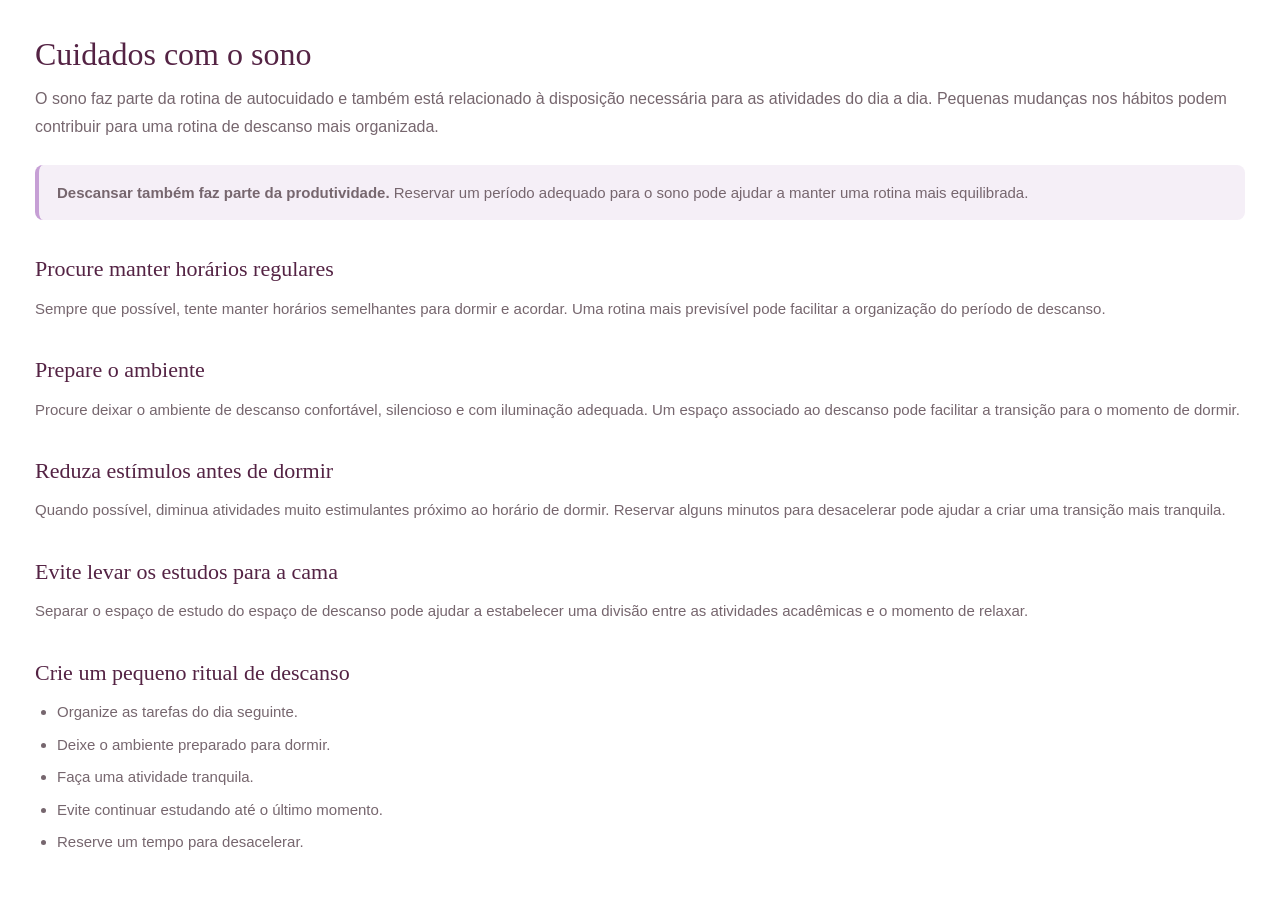
<file: pag/conteudos/sono.html>
<!DOCTYPE html>
<html lang="pt-br">
<head>
    <meta charset="UTF-8">
    <meta name="viewport" content="width=device-width, initial-scale=1.0">
    <title>MindCare | Cuidados com o sono</title>
    <style>
        * {
            box-sizing: border-box;
            margin: 0;
            padding: 0;
        }
        body {
            background: #ffffff;
            color: #180e15;
            font-family: "Trebuchet MS", "Segoe UI", sans-serif;
            line-height: 1.7;
            padding: 35px;
        }
        h1, h2 {
            color: #542344;
            font-family: Georgia, serif;
            font-weight: 500;
        }
        h1 {
            font-size: 32px;
            line-height: 1.2;
            margin-bottom: 12px;
        }
        h2 {
            font-size: 22px;
            margin-top: 30px;
            margin-bottom: 8px;
        }
        p, li {
            color: #76666e;
            font-size: 15px;
        }
        ul {
            padding-left: 22px;
        }
        li {
            margin-bottom: 7px;
        }
        .introducao {
            font-size: 16px;
        }
        .destaque {
            background: #f5eff7;
            border-left: 4px solid #C69FD5;
            border-radius: 8px;
            margin-top: 25px;
            padding: 15px 18px;
        }
    </style>
</head>
<body>
    <h1>Cuidados com o sono</h1>
    <p class="introducao">
        O sono faz parte da rotina de autocuidado e também está
        relacionado à disposição necessária para as atividades
        do dia a dia. Pequenas mudanças nos hábitos podem contribuir
        para uma rotina de descanso mais organizada.
    </p>
    <div class="destaque">
        <p>
            <strong>Descansar também faz parte da produtividade.</strong>
            Reservar um período adequado para o sono pode ajudar a
            manter uma rotina mais equilibrada.
        </p>
    </div>
    <h2>Procure manter horários regulares</h2>
    <p>
        Sempre que possível, tente manter horários semelhantes para
        dormir e acordar. Uma rotina mais previsível pode facilitar
        a organização do período de descanso.
    </p>
    <h2>Prepare o ambiente</h2>
    <p>
        Procure deixar o ambiente de descanso confortável, silencioso
        e com iluminação adequada. Um espaço associado ao descanso
        pode facilitar a transição para o momento de dormir.
    </p>
    <h2>Reduza estímulos antes de dormir</h2>
    <p>
        Quando possível, diminua atividades muito estimulantes próximo
        ao horário de dormir. Reservar alguns minutos para desacelerar
        pode ajudar a criar uma transição mais tranquila.
    </p>
    <h2>Evite levar os estudos para a cama</h2>
    <p>
        Separar o espaço de estudo do espaço de descanso pode ajudar
        a estabelecer uma divisão entre as atividades acadêmicas
        e o momento de relaxar.
    </p>
    <h2>Crie um pequeno ritual de descanso</h2>
    <ul>
        <li>Organize as tarefas do dia seguinte.</li>
        <li>Deixe o ambiente preparado para dormir.</li>
        <li>Faça uma atividade tranquila.</li>
        <li>Evite continuar estudando até o último momento.</li>
        <li>Reserve um tempo para desacelerar.</li>
    </ul>
</body>
</html>
</file>
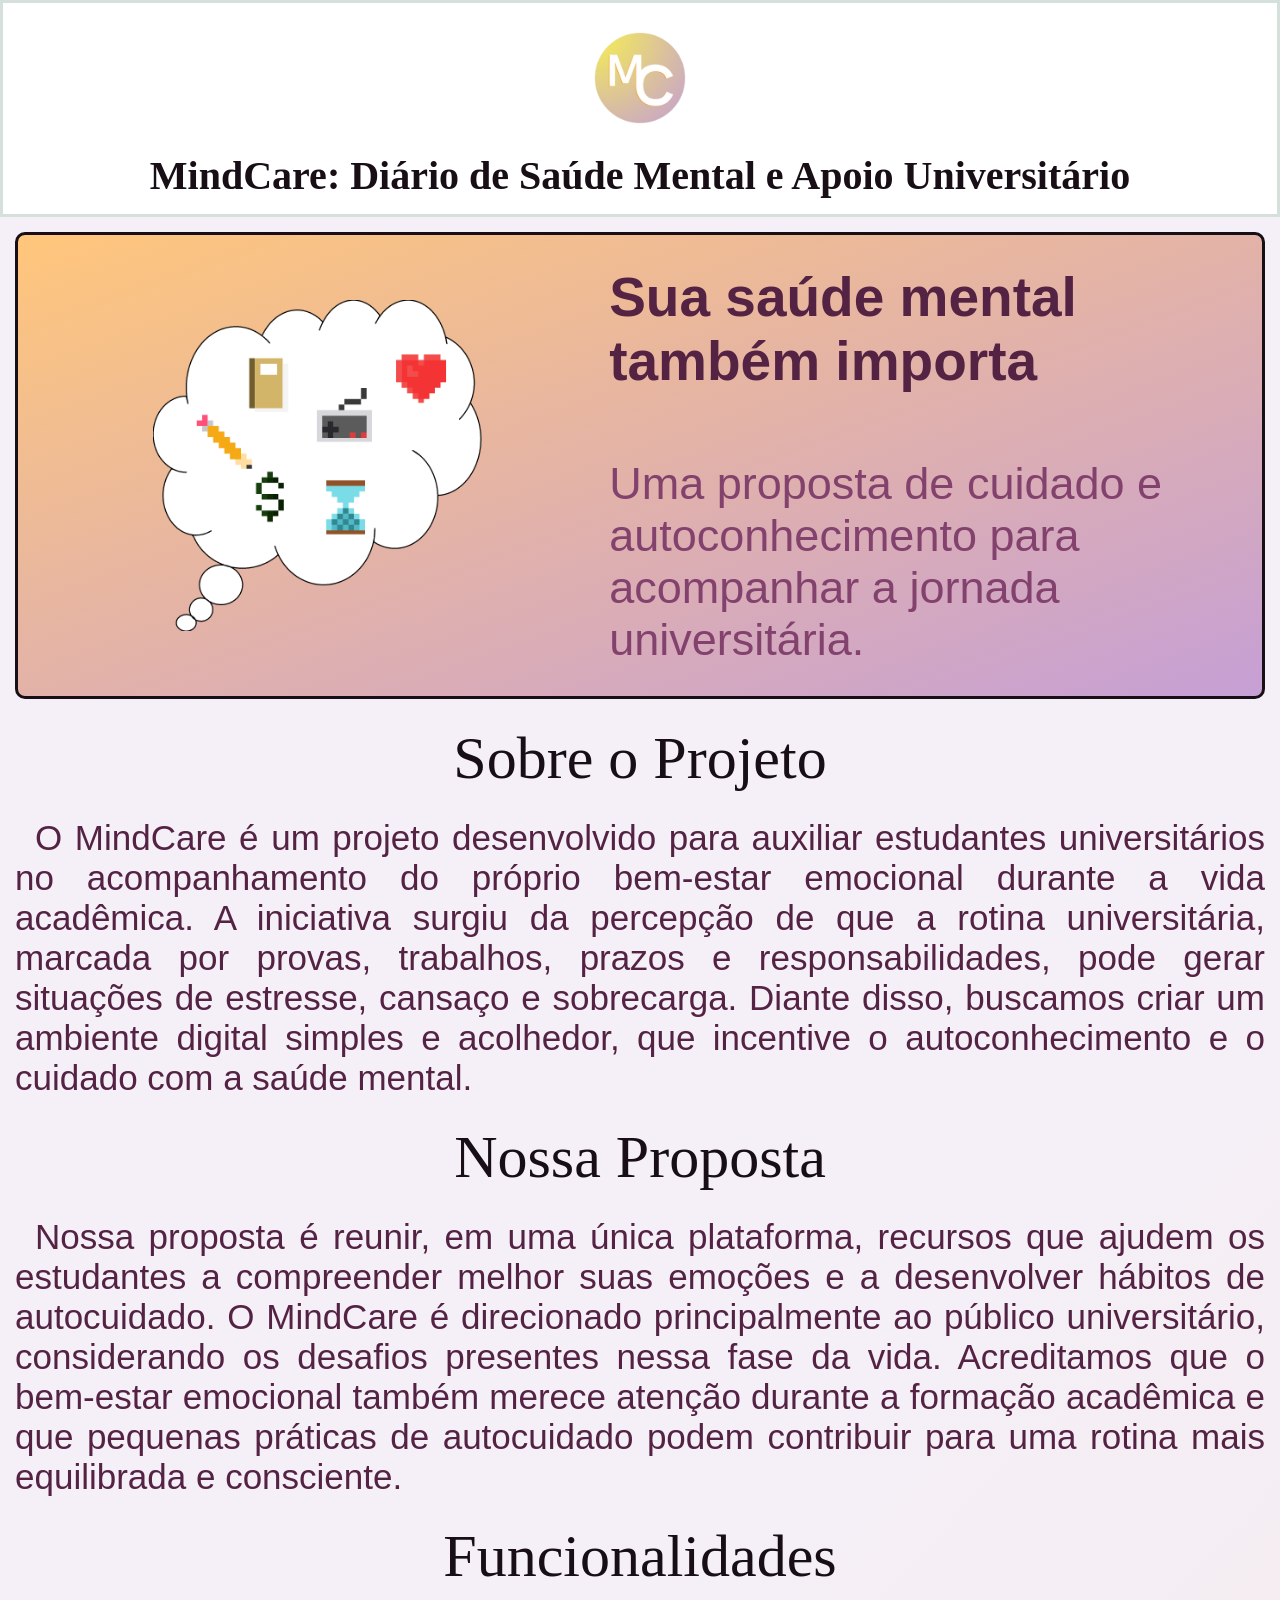
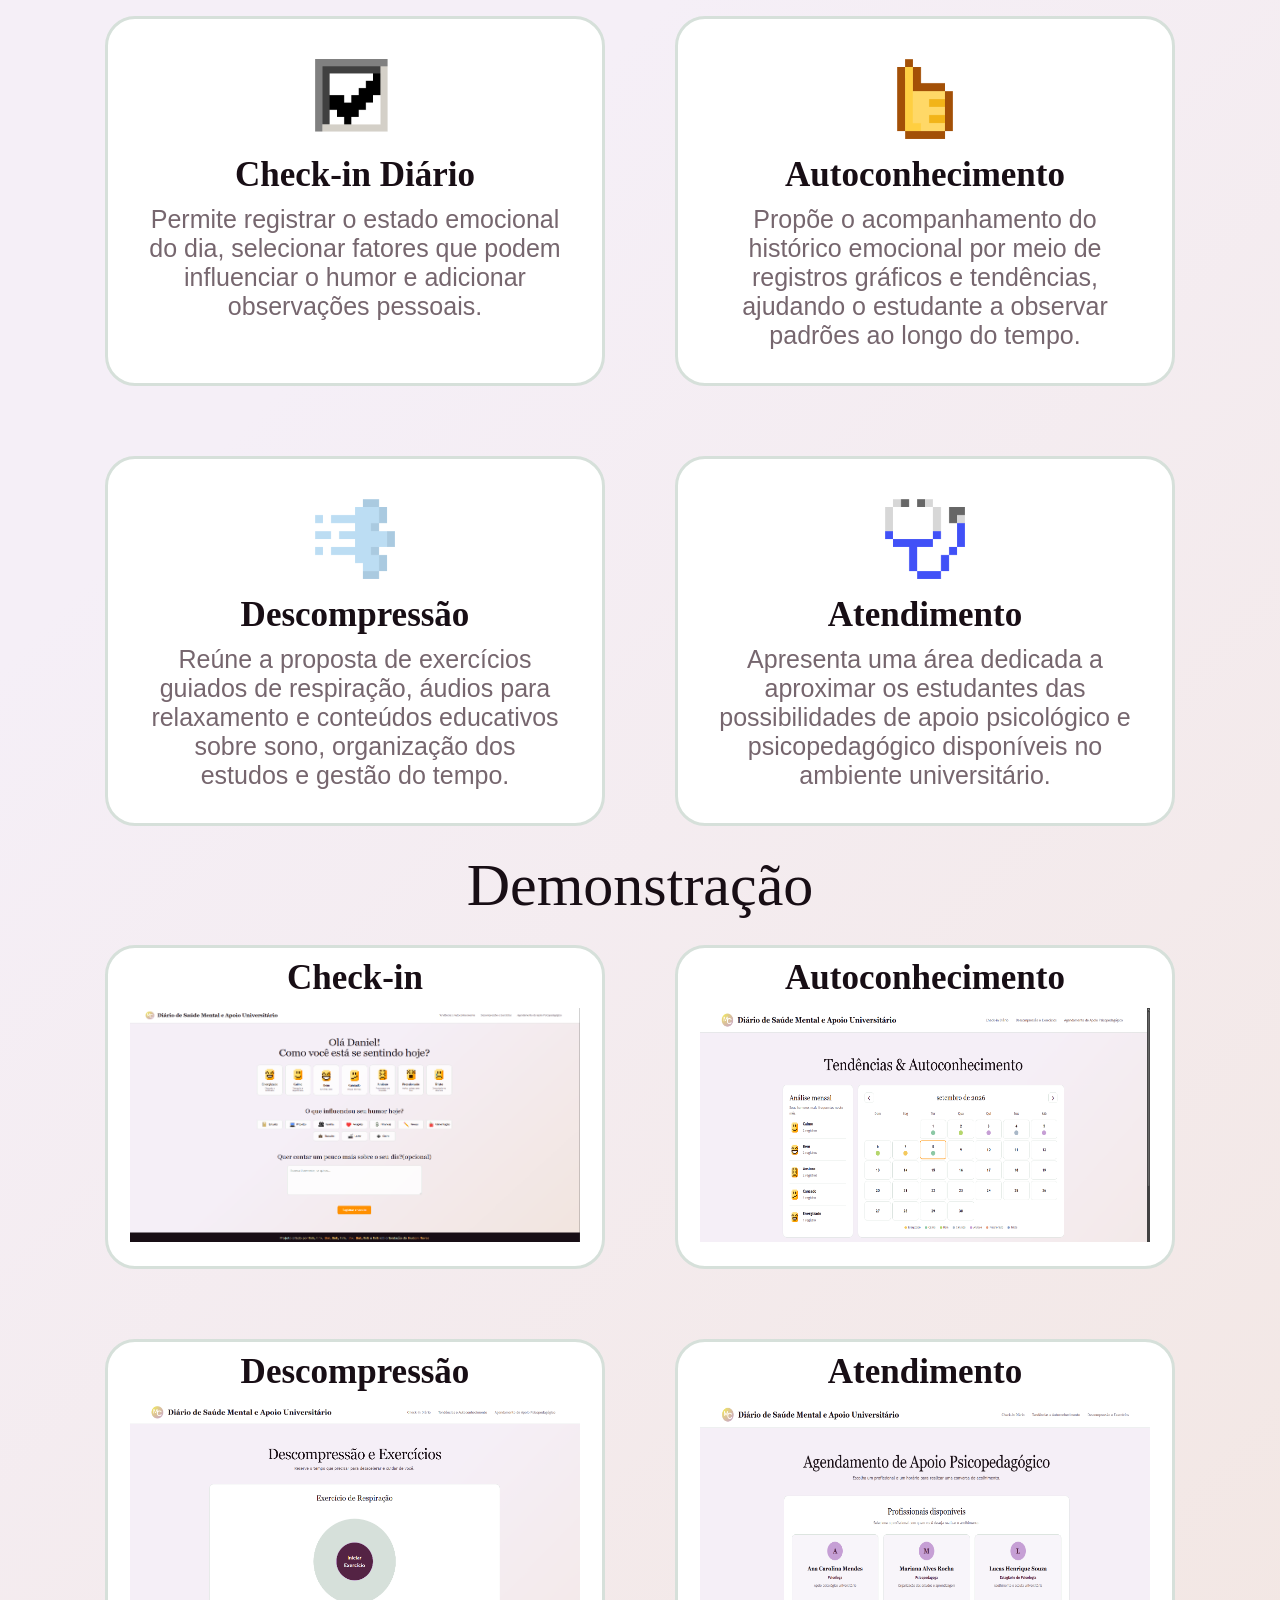
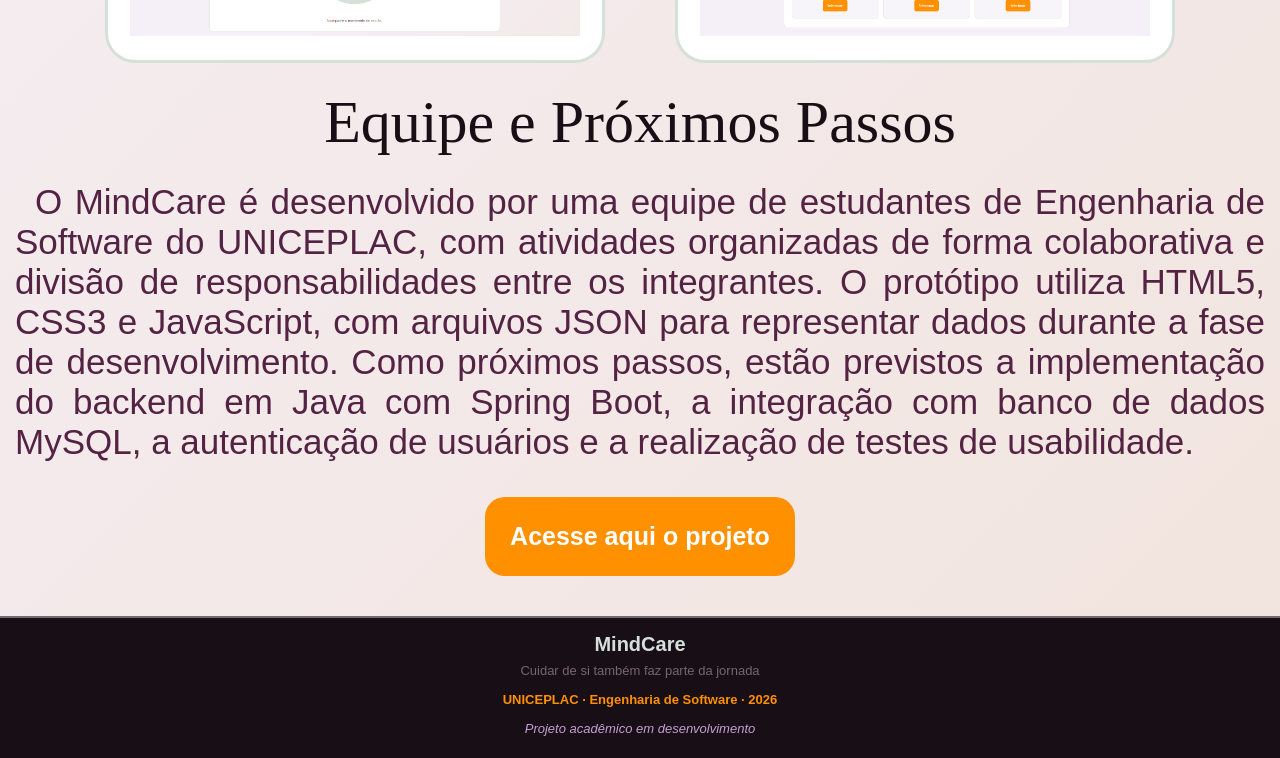
<file: pag/landingpage/lp.html>
<!DOCTYPE html>
<html lang="pt-br">
<head>
    <meta charset="UTF-8">
    <meta name="viewport" content="width=device-width, initial-scale=1.0">
    <title>MindCare | Landing Page</title>
    <link rel="shortcut icon" href="../../favicon.ico" type="image/x-icon">
    <link rel="stylesheet" href="lp.css">
    <link rel="stylesheet" href="mediaqueries.css">
</head>
<body>
    <header>
        <img src="../../img/logotipo.png" alt="Logo MindCare" id="logoinicial">
        <h1>MindCare: Diário de Saúde Mental e Apoio Universitário</h1>
    </header>
    <main>
        <section>
            <img src="../../img/ilustracao.png" alt="Ilustração" id="ilustracao">
            <div id="secaaoinicial">
                <h3 class="inicial titulo">Sua saúde mental também importa</h3>
                <p class="inicial texto">Uma proposta de cuidado e autoconhecimento para acompanhar a jornada universitária.</p>
            </div>
        </section>
        <h2>Sobre o Projeto</h2>
        <p>O MindCare é um projeto desenvolvido para auxiliar estudantes universitários no acompanhamento do próprio bem-estar emocional durante a vida acadêmica. A iniciativa surgiu da percepção de que a rotina universitária, marcada por provas, trabalhos, prazos e responsabilidades, pode gerar situações de estresse, cansaço e sobrecarga. Diante disso, buscamos criar um ambiente digital simples e acolhedor, que incentive o autoconhecimento e o cuidado com a saúde mental.</p>
        <h2>Nossa Proposta</h2>
        <p>Nossa proposta é reunir, em uma única plataforma, recursos que ajudem os estudantes a compreender melhor suas emoções e a desenvolver hábitos de autocuidado. O MindCare é direcionado principalmente ao público universitário, considerando os desafios presentes nessa fase da vida. Acreditamos que o bem-estar emocional também merece atenção durante a formação acadêmica e que pequenas práticas de autocuidado podem contribuir para uma rotina mais equilibrada e consciente.</p>
        <h2 class="demo">Funcionalidades</h2>
        <div class="cards">
            <div class="card">
                <img src="../../img/checkin.png" alt="Ícone" class="icone">
                <h4>Check-in Diário</h4>
                Permite registrar o estado emocional do dia, selecionar fatores que podem influenciar o humor e adicionar observações pessoais.
            </div>
            <div class="card">
                <img src="../../img/autoconhecimento.png" alt="Ícone" class="icone">
                <h4>Autoconhecimento</h4>
                Propõe o acompanhamento do histórico emocional por meio de registros gráficos e tendências, ajudando o estudante a observar padrões ao longo do tempo.
            </div>
            <div class="card">
                <img src="../../img/descompressao.png" alt="Ícone" class="icone">
                <h4>Descompressão</h4>
                Reúne a proposta de exercícios guiados de respiração, áudios para relaxamento e conteúdos educativos sobre sono, organização dos estudos e gestão do tempo.
            </div>
            <div class="card">
                <img src="../../img/atendimento.png" alt="Ícone" class="icone">
                <h4>Atendimento</h4>
                Apresenta uma área dedicada a aproximar os estudantes das possibilidades de apoio psicológico e psicopedagógico disponíveis no ambiente universitário.
            </div>
        </div>
        <h2 class="demo">Demonstração</h2>
        <div class="cards">
                <div class="imagem">
                    <h4>Check-in</h4>
                    <img src="../../prints/print1.png" alt="Print" class="print">
                </div>
                <div class="imagem">
                    <h4>Autoconhecimento</h4>
                    <img src="../../prints/print2.png" alt="Print" class="print">
                </div>
                <div class="imagem">
                    <h4>Descompressão</h4>
                    <img src="../../prints/print4.png" alt="Print" class="print">
                </div>
                <div class="imagem">
                    <h4>Atendimento</h4>
                    <img src="../../prints/print6.png" alt="Print" class="print">
                </div>
        </div>
        <h2>Equipe e Próximos Passos</h2>
        <p>O MindCare é desenvolvido por uma equipe de estudantes de Engenharia de Software do UNICEPLAC, com atividades organizadas de forma colaborativa e divisão de responsabilidades entre os integrantes. O protótipo utiliza HTML5, CSS3 e JavaScript, com arquivos JSON para representar dados durante a fase de desenvolvimento. Como próximos passos, estão previstos a implementação do backend em Java com Spring Boot, a integração com banco de dados MySQL, a autenticação de usuários e a realização de testes de usabilidade.</p>
        <a href="../../index.html">Acesse aqui o projeto</a>
    </main>
    <footer>
        <h5>MindCare</h5>
        <p class="footer frase">Cuidar de si também faz parte da jornada</p>
        <p class="footer credito">UNICEPLAC · Engenharia de Software · 2026</p>
        <p class="footer aviso"><em>Projeto acadêmico em desenvolvimento</em></p>
    </footer>
</body>
</html>
</file>
<file: style.css>
@charset "UTF-8";

:root {
    --esc: #180e15;
    --apagado: #76666e;
    --papel: #f5eff7;
    --roxo: #C69FD5;
    --roxoescuro: #542344;
    --amarelo: #FF9000;
    --claro: #d6e0da;
}

* {
    box-sizing: border-box;
    margin: 0;
    padding: 0;
}

body {
    background: var(--papel);
    color: var(--esc);
    font-family: "Trebuchet MS", "Segoe UI", sans-serif;
    line-height: 1.5;
}

button, textarea {
    font: inherit;
}

header {
    align-items: center;
    background: white;
    border-bottom: 1px solid var(--claro);
    display: flex;
    gap: 16px;
    padding: 18px clamp(20px, 6vw, 90px);
}

header > img {
    height: 54px;
    padding: 0;
    width: 54px;
}

#titulomenu {
    color: var(--esc);
    font-family: Georgia, serif;
    font-size: clamp(20px, 2.2vw, 29px);
    font-weight: 600;
    line-height: 1.1;
    max-width: 700px;
}

#nav {
    display: flex;
    gap: 8px;
    margin-left: auto;
}

#nav a {
    background: transparent;
    border-radius: 8px;
    color: var(--apagado);
    font-size: 14px;
    padding: 10px 12px;
    text-align: center;
    text-decoration: none;
    transition: background .2s ease, color .2s ease;
    width: auto;
}

#nav a:hover {
    background: var(--roxo);
    color: var(--roxoescuro);
}

main {
    background: linear-gradient(135deg, var(--papel) 42%, #f2e5df 100%);
    min-height: calc(100vh - 150px);
    padding: clamp(42px, 7vw, 88px) 20px 80px;
}

form {
    margin: auto;
    max-width: 1200px;
    text-align: center;
}

main h1 {
    color: var(--esc);
    font-family: Georgia, serif;
    font-size: clamp(34px, 5vw, 60px);
    font-weight: 500;
    letter-spacing: -1px;
    line-height: 1.08;
    padding-bottom: 42px;
}

.seletores {
    display: flex;
    flex-wrap: wrap;
    gap: 14px;
    justify-content: center;
}

.seletorsent {
    aspect-ratio: 1 / 1;
    background: rgba(255, 255, 255, .78);
    border: 1px solid var(--claro);
    border-radius: 16px;
    cursor: pointer;
    padding: 18px;
    transition: border-color .2s ease, box-shadow .2s ease, transform .2s ease;
    width: 145px;
}

.seletorsent:hover, .seletorinf:hover {
    border-color: var(--amarelo);
    transform: translateY(-4px);
}

.seletorsent img { height: 76px;
    padding: 4px;
}

.seletorsent h2 {
    color: var(--esc);
    font-size: 17px;
    margin-top: 4px;
}

.seletorsent > p {
    color: var(--apagado);
    font-size: 12px;
    line-height: 1.25;
    margin-top: 4px;
}

h2.titulos {
    color: var(--esc);
    font-family: Georgia, serif;
    font-size: clamp(25px, 3vw, 36px);
    font-weight: 500;
    padding: 72px 0 26px;
}

.seletorinf {
    align-items: center;
    background: rgba(255, 255, 255, .78);
    border: 1px solid var(--claro);
    border-radius: 10px;
    color: var(--esc);
    cursor: pointer;
    display: flex;
    gap: 8px;
    justify-content: center;
    min-height: 58px;
    padding: 10px 14px;
    transition: border-color .2s ease, box-shadow .2s ease, transform .2s ease;
    width: 145px;
}

.seletorinf img { 
    height: 30px; 
    padding: 0;
}

.seletorinf h3 {
    font-size: 14px;
    font-weight: 600;
}

.seletorsent.selecionado, .seletorinf.selecionado {
    background: var(--roxoescuro);
    border-color: var(--roxoescuro);
    box-shadow: 0 0 0 3px white, 0 0 0 5px var(--amarelo);
}

.seletorsent.selecionado h2, .seletorsent.selecionado p, .seletorinf.selecionado h3 {
    color: white;
}

#detalhes {
    background: rgba(255, 255, 255, .82);
    border: 1px solid var(--claro);
    border-radius: 12px;
    color: var(--esc);
    display: block;
    font-size: 16px;
    height: 180px;
    margin: auto;
    max-width: 760px;
    padding: 18px;
    resize: vertical;
    width: 100%;
}

#detalhes::placeholder {
    color: #8a9792;
}

#envio {
    background: var(--amarelo);
    border: 0;
    border-radius: 8px;
    color: white;
    cursor: pointer;
    font-size: 16px;
    font-weight: 700;
    margin: 22px auto 0;
    padding: 14px 28px;
    transition: background .2s ease, transform .2s ease;
}

#envio:hover {
    background: #ff9e1f;
    transform: translateY(-2px);
}

.mensagem {
    min-height: 27px;
    margin-top: 18px;
    font-size: 14px;
    font-weight: 700;
}

.mensagem.erro {
    color: #a44c43;
}

.mensagem.sucesso {
    color: #287052;
}

:is(.seletorsent, .seletorinf, #envio, a, #detalhes):focus-visible {
    outline: 3px solid var(--amarelo);
    outline-offset: 3px;
}

footer {
    background: var(--esc);
    color: #dce9df;
    font-size: 1.2em;
    padding: 18px;
    text-align: center;
}

footer a {
    color: var(--amarelo);
    text-decoration: none;
}

footer a:hover {
    text-decoration: underline;
}

@media screen and (max-width: 768px) {
    header {
        align-items: flex-start;
        flex-wrap: wrap;
    }

    #nav {
        flex-basis: 100%;
        flex-wrap: wrap;
        margin-left: 70px;
    }

    #nav a {
        flex: 1 1 180px;
    }
}

@media screen and (max-width: 600px) {
    header {
        padding: 16px;
    }

    #titulomenu {
        max-width: 230px;
    }

    #nav {
        margin-left: 0;
    }

    #nav a {
        flex-basis: 100%; text-align: left;
    }

    main {
        padding: 42px 12px 60px;
    }

    main h1 {
        padding-bottom: 30px;
    }

    .seletorsent {
        width: calc(50% - 7px);
    }

    .seletorinf {
        width: calc(50% - 7px);
    }

    h2.titulos {
        padding-top: 54px;
    }

}
</file>
<file: docs/style.css>
@charset "UTF-8";

:root {
    --roxoesc: #542344;
    --roxocla: #C69FD5;
    --laranja: #3B1900;
    --amaresc: #FF9000;
    --amarelo: #F7F052;
    --amarcla: #EDF67D;
}

* {
    margin: 0px;
    padding: 0px;
    font-family: Arial, Helvetica, sans-serif;
}

header {
    display: flex;
    align-items: center;
    padding: 25px 100px;
    border-bottom: solid #542344 5px;
    gap: 10px;
    background-color: #C69FD5;
}
#titulomenu {
    font-size: 30px;
    font-weight: 500;
    color: white;
}
#nav {
    margin-left: auto;
    display: flex;
    align-items: center;
    gap: 15px;
}
a {
    text-decoration: none;
    color:  white;
    background-color: #542344;
    padding: 10px;
    border-radius: 10px;
    width: 250px;
    font-size: 20px;
    text-align: center;
    transition: 0.2s;
}
a:hover {
    scale: 1.05;
    text-decoration: underline;
}

main {
    text-align: center;
    padding: 20px;
    background-image: linear-gradient(to bottom, #EDF67D, #FF9000);
}
main h1 {
    font-size: 50px;
    padding-bottom: 30px;
    color: white;
    text-shadow: 0px 0px 20px #FF9000;
}
.seletores {
    display: flex;
    justify-content: center;
    gap: 20px;
}
.seletorsent {
    width: 250px;
    aspect-ratio: 1 / 1;
    padding: 20px;
    border-radius: 20px;
    background-color: #F7F052;
    transition: 0.2s;
    border: solid #3B1900 3px;
    box-sizing: border-box;
}
.seletorsent:hover {
    scale: 1.05;
    cursor: pointer;
    background-color: #EDF67D;
    border: solid #FF9000 3px;
}
.seletorsent h2 {
    font-weight: 900;
    font-size: 23px;
    color: #3B1900;
}
.seletorsent > p {
    font-weight: 600;
    font-size: 15px;
    color: #FF9000;
}
img {
    height: 120px;
    padding: 10px;
}

h2 {
    font-size: 40px;
    padding: 30px;
    color: white;
    text-shadow: 0px 0px 20px #FF9000;
}
</file>
<file: mindcare-frontend/style.css>
@charset "UTF-8";

:root {
    --esc: #180e15;
    --apagado: #76666e;
    --papel: #f5eff7;
    --roxo: #C69FD5;
    --roxoescuro: #542344;
    --amarelo: #FF9000;
    --claro: #d6e0da;
}

* {
    box-sizing: border-box;
    margin: 0;
    padding: 0;
}

body {
    background: var(--papel);
    color: var(--esc);
    font-family: "Trebuchet MS", "Segoe UI", sans-serif;
    line-height: 1.5;
}

button, textarea {
    font: inherit;
}

header {
    align-items: center;
    background: white;
    border-bottom: 1px solid var(--claro);
    display: flex;
    gap: 16px;
    padding: 18px clamp(20px, 6vw, 90px);
}

header > img {
    height: 54px;
    padding: 0;
    width: 54px;
}

#titulomenu {
    color: var(--esc);
    font-family: Georgia, serif;
    font-size: clamp(20px, 2.2vw, 29px);
    font-weight: 600;
    line-height: 1.1;
    max-width: 700px;
}

#nav {
    display: flex;
    gap: 8px;
    margin-left: auto;
}

#nav a {
    background: transparent;
    border-radius: 8px;
    color: var(--apagado);
    font-size: 14px;
    padding: 10px 12px;
    text-align: center;
    text-decoration: none;
    transition: background .2s ease, color .2s ease;
    width: auto;
}

#nav a:hover {
    background: var(--roxo);
    color: var(--roxoescuro);
}

main {
    background: linear-gradient(135deg, var(--papel) 42%, #f2e5df 100%);
    min-height: calc(100vh - 150px);
    padding: clamp(42px, 7vw, 88px) 20px 80px;
}

form {
    margin: auto;
    max-width: 1200px;
    text-align: center;
}

main h1 {
    color: var(--esc);
    font-family: Georgia, serif;
    font-size: clamp(34px, 5vw, 60px);
    font-weight: 500;
    letter-spacing: -1px;
    line-height: 1.08;
    padding-bottom: 42px;
}

.seletores {
    display: flex;
    flex-wrap: wrap;
    gap: 14px;
    justify-content: center;
}

.seletorsent {
    aspect-ratio: 1 / 1;
    background: rgba(255, 255, 255, .78);
    border: 1px solid var(--claro);
    border-radius: 16px;
    cursor: pointer;
    padding: 18px;
    transition: border-color .2s ease, box-shadow .2s ease, transform .2s ease;
    width: 145px;
}

.seletorsent:hover, .seletorinf:hover {
    border-color: var(--amarelo);
    transform: translateY(-4px);
}

.seletorsent img { height: 76px;
    padding: 4px;
}

.seletorsent h2 {
    color: var(--esc);
    font-size: 17px;
    margin-top: 4px;
}

.seletorsent > p {
    color: var(--apagado);
    font-size: 12px;
    line-height: 1.25;
    margin-top: 4px;
}

h2.titulos {
    color: var(--esc);
    font-family: Georgia, serif;
    font-size: clamp(25px, 3vw, 36px);
    font-weight: 500;
    padding: 72px 0 26px;
}

.seletorinf {
    align-items: center;
    background: rgba(255, 255, 255, .78);
    border: 1px solid var(--claro);
    border-radius: 10px;
    color: var(--esc);
    cursor: pointer;
    display: flex;
    gap: 8px;
    justify-content: center;
    min-height: 58px;
    padding: 10px 14px;
    transition: border-color .2s ease, box-shadow .2s ease, transform .2s ease;
    width: 145px;
}

.seletorinf img { 
    height: 30px; 
    padding: 0;
}

.seletorinf h3 {
    font-size: 14px;
    font-weight: 600;
}

.seletorsent.selecionado, .seletorinf.selecionado {
    background: var(--roxoescuro);
    border-color: var(--roxoescuro);
    box-shadow: 0 0 0 3px white, 0 0 0 5px var(--amarelo);
}

.seletorsent.selecionado h2, .seletorsent.selecionado p, .seletorinf.selecionado h3 {
    color: white;
}

#detalhes {
    background: rgba(255, 255, 255, .82);
    border: 1px solid var(--claro);
    border-radius: 12px;
    color: var(--esc);
    display: block;
    font-size: 16px;
    height: 180px;
    margin: auto;
    max-width: 760px;
    padding: 18px;
    resize: vertical;
    width: 100%;
}

#detalhes::placeholder {
    color: #8a9792;
}

#envio {
    background: var(--amarelo);
    border: 0;
    border-radius: 8px;
    color: white;
    cursor: pointer;
    font-size: 16px;
    font-weight: 700;
    margin: 22px auto 0;
    padding: 14px 28px;
    transition: background .2s ease, transform .2s ease;
}

#envio:hover {
    background: #ff9e1f;
    transform: translateY(-2px);
}

.mensagem {
    min-height: 27px;
    margin-top: 18px;
    font-size: 14px;
    font-weight: 700;
}

.mensagem.erro {
    color: #a44c43;
}

.mensagem.sucesso {
    color: #287052;
}

:is(.seletorsent, .seletorinf, #envio, a, #detalhes):focus-visible {
    outline: 3px solid var(--amarelo);
    outline-offset: 3px;
}

footer {
    background: var(--esc);
    color: #dce9df;
    font-size: 1.2em;
    padding: 18px;
    text-align: center;
}

footer a {
    color: var(--amarelo);
    text-decoration: none;
}

footer a:hover {
    text-decoration: underline;
}

@media screen and (max-width: 768px) {
    header {
        align-items: flex-start;
        flex-wrap: wrap;
    }

    #nav {
        flex-basis: 100%;
        flex-wrap: wrap;
        margin-left: 70px;
    }

    #nav a {
        flex: 1 1 180px;
    }
}

@media screen and (max-width: 600px) {
    header {
        padding: 16px;
    }

    #titulomenu {
        max-width: 230px;
    }

    #nav {
        margin-left: 0;
    }

    #nav a {
        flex-basis: 100%; text-align: left;
    }

    main {
        padding: 42px 12px 60px;
    }

    main h1 {
        padding-bottom: 30px;
    }

    .seletorsent {
        width: calc(50% - 7px);
    }

    .seletorinf {
        width: calc(50% - 7px);
    }

    h2.titulos {
        padding-top: 54px;
    }

}
</file>
<file: pag/agendamento.css>
@charset "UTF-8";

:root {
    --esc: #180e15;
    --apagado: #76666e;
    --papel: #f5eff7;
    --roxo: #C69FD5;
    --roxoescuro: #542344;
    --amarelo: #FF9000;
    --claro: #d6e0da;
}

* {
    box-sizing: border-box;
    margin: 0;
    padding: 0;
}

body {
    background: var(--papel);
    color: var(--esc);
    font-family: "Trebuchet MS", "Segoe UI", sans-serif;
    line-height: 1.5;
}

button, input {
    font: inherit;
}

header {
    align-items: center;
    background: white;
    border-bottom: 1px solid var(--claro);
    display: flex;
    gap: 16px;
    padding: 18px clamp(20px, 6vw, 90px);
}

header > img {
    height: 54px;
    width: 54px;
}

#titulomenu {
    color: var(--esc);
    font-family: Georgia, serif;
    font-size: clamp(20px, 2.2vw, 29px);
    font-weight: 600;
    line-height: 1.1;
    max-width: 700px;
}

#nav {
    display: flex;
    gap: 8px;
    margin-left: auto;
}

#nav a {
    background: transparent;
    border-radius: 8px;
    color: var(--apagado);
    font-size: 14px;
    padding: 10px 12px;
    text-align: center;
    text-decoration: none;
    transition: background .2s ease, color .2s ease;
}

#nav a:hover {
    background: var(--roxo);
    color: var(--roxoescuro);
}

main {
    background: linear-gradient(135deg, var(--papel) 42%, #f2e5df, 100%);
    min-height: calc(100vh - 150px);
    padding: clamp(42px, 7vw, 88px) 20px 80px;
}

.titulo-principal {
    color: var(--esc);
    font-family: Georgia, serif;
    font-size: clamp(34px, 5vw, 60px);
    font-weight: 500;
    letter-spacing: -1px;
    line-height: 1.08;
    margin: auto;
    max-width: 1200px;
    text-align: center;
}

.subtitulo-principal {
    color: var(--apagado);
    font-size: 17px;
    margin: 12px auto 0;
    max-width: 700px;
    text-align: center;
}

.secao-agendamento {
    background: white;
    border: 1px solid var(--claro);
    border-radius: 16px;
    margin: 50px auto 0;
    max-width: 1200px;
    padding: 32px;
}

.secao-agendamento h2 {
    color: var(--esc);
    font-family: Georgia, serif;
    font-size: 30px;
    font-weight: 500;
    text-align: center;
}

.descricao-secao {
    color: var(--apagado);
    font-size: 14px;
    margin: 8px auto 0;
    max-width: 650px;
    text-align: center;
}

.lista-profissionais {
    display: grid;
    gap: 20px;
    grid-template-columns: repeat(3, 1fr);
    margin-top: 30px;
}

.card-profissional {
    background: rgba(245, 239, 247, .65);
    border: 1px solid var(--claro);
    border-radius: 14px;
    padding: 25px;
    text-align: center;
    transition: border-color .2s ease, box-shadow .2s ease, transform .2s ease;
}

.card-profissional:hover {
    border-color: var(--amarelo);
    box-shadow: 0 5px 15px rgba(24, 14, 21, .08);
    transform: translateY(-4px);
}

.card-profissional.selecionado {
    border: 2px solid var(--roxoescuro);
    box-shadow: 0 5px 18px rgba(84, 35, 68, .15);
}

.icone-profissional {
    align-items: center;
    background: var(--roxo);
    border-radius: 50%;
    color: var(--roxoescuro);
    display: flex;
    font-family: Georgia, serif;
    font-size: 24px;
    font-weight: bold;
    height: 65px;
    justify-content: center;
    margin: 0 auto 15px;
    width: 65px;
}

.card-profissional h3 {
    color: var(--esc);
    font-family: Georgia, serif;
    font-size: 21px;
}

.funcao-profissional {
    color: var(--roxoescuro);
    font-size: 14px;
    font-weight: bold;
    margin-top: 4px;
}

.especialidade-profissional {
    color: var(--apagado);
    font-size: 13px;
    margin-top: 8px;
    min-height: 40px;
}

.botao-selecionar {
    background: var(--amarelo);
    border: 0;
    border-radius: 8px;
    color: white;
    cursor: pointer;
    font-size: 13px;
    font-weight: 700;
    margin-top: 20px;
    padding: 11px 20px;
    transition: background .2s ease, transform .2s ease;
}

.botao-selecionar:hover {
    background: #ff9e1f;
    transform: translateY(-2px);
}

.card-profissional.selecionado .botao-selecionar {
    background: var(--roxoescuro);
}

.secao-desativada {
    opacity: .55;
    pointer-events: none;
}

.selecao-data {
    display: flex;
    flex-direction: column;
    margin: 30px auto 0;
    max-width: 400px;
}

.selecao-data label {
    color: var(--esc);
    font-size: 14px;
    font-weight: bold;
    margin-bottom: 8px;
}

#data-agendamento {
    background: white;
    border: 1px solid var(--claro);
    border-radius: 8px;
    color: var(--esc);
    cursor: pointer;
    padding: 12px;
}

#data-agendamento:focus {
    border-color: var(--roxoescuro);
    outline: 2px solid var(--roxo);
}

.area-horarios {
    margin: 30px auto 0;
    max-width: 700px;
}

.mensagem-ajuda, .mensagem-carregamento {
    color: var(--apagado);
    font-size: 14px;
    text-align: center;
}

.lista-horarios {
    display: grid;
    gap: 12px;
    grid-template-columns: repeat(4, 1fr);
}

.botao-horario {
    background: white;
    border: 1px solid var(--claro);
    border-radius: 8px;
    color: var(--roxoescuro);
    cursor: pointer;
    font-weight: bold;
    padding: 12px;
    transition: background .2s ease, border-color .2s ease, transform .2s ease;
}

.botao-horario:hover {
    background: var(--roxo);
    border-color: var(--roxoescuro);
    transform: translateY(-2px);
}

.botao-horario.selecionado {
    background: var(--roxoescuro);
    border-color: var(--roxoescuro);
    color: white;
}

.resumo-selecao {
    border-top: 1px solid var(--claro);
    display: grid;
    gap: 20px;
    grid-template-columns: repeat(3, 1fr);
    margin: 35px auto 0;
    max-width: 800px;
    padding-top: 25px;
}

.resumo-selecao div {
    text-align: center;
}

.resumo-selecao span, .informacao-lembrete span {
    color: var(--apagado);
    display: block;
    font-size: 12px;
}

.resumo-selecao strong {
    color: var(--esc);
    display: block;
    font-size: 15px;
    margin-top: 4px;
}

.botao-principal {
    background: var(--roxoescuro);
    border: 0;
    border-radius: 9px;
    color: white;
    cursor: pointer;
    display: block;
    font-size: 14px;
    font-weight: bold;
    margin: 30px auto 0;
    padding: 13px 25px;
    transition: background .2s ease, transform .2s ease;
}

.botao-principal:hover:not(:disabled) {
    background: #673052;
    transform: translateY(-2px);
}

.botao-principal:disabled {
    cursor: not-allowed;
    opacity: .45;
}

.secao-confirmacao {
    background: white;
    border: 1px solid var(--claro);
    border-radius: 16px;
    margin: 50px auto 0;
    max-width: 800px;
    padding: 40px 32px;
    text-align: center;
}

.icone-confirmacao {
    align-items: center;
    background: var(--claro);
    border-radius: 50%;
    color: var(--roxoescuro);
    display: flex;
    font-size: 30px;
    font-weight: bold;
    height: 65px;
    justify-content: center;
    margin: auto;
    width: 65px;
}

.secao-confirmacao h2 {
    color: var(--esc);
    font-family: Georgia, serif;
    font-size: 32px;
    font-weight: 500;
    margin-top: 18px;
}

.texto-confirmacao {
    color: var(--apagado);
    font-size: 14px;
    margin-top: 7px;
}

.card-lembrete {
    background: rgba(245, 239, 247, .65);
    border: 1px solid var(--claro);
    border-radius: 14px;
    margin-top: 28px;
    padding: 25px;
    text-align: left;
}

.card-lembrete h3 {
    color: var(--esc);
    font-family: Georgia, serif;
    font-size: 21px;
    font-weight: 500;
    text-align: center;
}

.informacao-lembrete {
    display: grid;
    gap: 18px;
    grid-template-columns: repeat(2, 1fr);
    margin-top: 22px;
}

.informacao-lembrete strong {
    color: var(--esc);
    display: block;
    font-size: 15px;
    margin-top: 3px;
}

.acoes-agendamento {
    display: flex;
    gap: 12px;
    justify-content: center;
    margin-top: 25px;
}

.botao-secundario, .botao-cancelar {
    border: 0;
    border-radius: 8px;
    cursor: pointer;
    font-size: 13px;
    font-weight: bold;
    padding: 11px 20px;
}

.botao-secundario {
    background: var(--amarelo);
    color: white;
}

.botao-cancelar {
    background: #eee5e9;
    color: var(--roxoescuro);
}

.botao-secundario:hover, .botao-cancelar:hover {
    transform: translateY(-2px);
}

.mensagem-final {
    background: white;
    border: 1px solid var(--claro);
    border-radius: 16px;
    margin: 50px auto 0;
    max-width: 800px;
    padding: 40px 32px;
    text-align: center;
}

.mensagem-final h2 {
    color: var(--esc);
    font-family: Georgia, serif;
    font-size: 30px;
    font-weight: 500;
}

.mensagem-final p {
    color: var(--apagado);
    font-size: 14px;
    margin-top: 8px;
}

.frase-final {
    color: var(--roxoescuro);
    font-family: Georgia, serif;
    font-size: 21px;
    font-style: italic;
    margin: 55px auto 0;
    text-align: center;
}

footer {
    background: var(--esc);
    color: #dce9df;
    font-size: 1.2em;
    padding: 18px;
    text-align: center;
}

footer a {
    color: var(--amarelo);
    text-decoration: none;
}

footer a:hover {
    text-decoration: underline;
}

:is(#nav a, button, #data-agendamento):focus-visible {
    outline: 3px solid var(--amarelo);
    outline-offset: 3px;
}

@media screen and (max-width: 850px) {
    .lista-profissionais {
        grid-template-columns: 1fr;
    }
    .card-profissional {
        margin: auto;
        max-width: 500px;
        width: 100%;
    }
    .lista-horarios {
        grid-template-columns: repeat(2, 1fr);
    }
}

@media screen and (max-width: 600px) {
    header {
        align-items: flex-start;
        flex-wrap: wrap;
        padding: 16px;
    }
    #titulomenu {
        max-width: 230px;
    }
    #nav {
        flex-basis: 100%;
        flex-wrap: wrap;
        margin-left: 0;
    }
    #nav a {
        flex-basis: 100%;
        text-align: left;
    }
    main {
        padding: 42px 12px 60px;
    }
    .titulo-principal {
        font-size: 40px;
    }
    .subtitulo-principal {
        font-size: 15px;
    }
    .secao-agendamento, .secao-confirmacao, .mensagem-final {
        padding: 22px 14px;
    }
    .secao-agendamento h2 {
        font-size: 26px;
    }
    .lista-horarios {
        grid-template-columns: repeat(2, 1fr);
    }
    .resumo-selecao {
        grid-template-columns: 1fr;
    }
    .informacao-lembrete {
        grid-template-columns: 1fr;
    }
    .acoes-agendamento {
        align-items: stretch;
        flex-direction: column;
    }
    .botao-secundario, .botao-cancelar {
        width: 100%;
    }
}
</file>
<file: pag/descompreessao.css>
@charset "UTF-8";

:root {
    --esc: #180e15;
    --apagado: #76666e;
    --papel: #f5eff7;
    --roxo: #C69FD5;
    --roxoescuro: #542344;
    --amarelo: #FF9000;
    --claro: #d6e0da;
}

* {
    box-sizing: border-box;
    margin: 0;
    padding: 0;
}

body {
    background: var(--papel);
    color: var(--esc);
    font-family: "Trebuchet MS", "Segoe UI", sans-serif;
    line-height: 1.5;
}   
button {
    font: inherit;
}

header {
    align-items: center;
    background: white;
    border-bottom: 1px solid var(--claro);
    display: flex;
    gap: 16px;
    padding: 18px clamp(20px, 6vw, 90px);
}
header > img {
    height: 54px;
    width: 54px;
}
#titulomenu {
    color: var(--esc);
    font-family: Georgia, serif;
    font-size: clamp(20px, 2.2vw, 29px);
    font-weight: 600;
    line-height: 1.1;
    max-width: 700px;
}
#nav {
    display: flex;
    gap: 8px;
    margin-left: auto;
}
#nav a {
    background: transparent;
    border-radius: 8px;
    color: var(--apagado);
    font-size: 14px;
    padding: 10px 12px;
    text-align: center;
    text-decoration: none;
    transition: background .2s ease, color .2s ease;
}
#nav a:hover {
    background: var(--roxo);
    color: var(--roxoescuro);
}

main {
    background: linear-gradient(135deg, var(--papel) 42%, #f2e5df 100%);
    min-height: calc(100vh - 150px);
    padding: clamp(42px, 7vw, 88px) 20px 80px;
}

.titulo-principal {
    color: var(--esc);
    font-family: Georgia, serif;
    font-size: clamp(34px, 5vw, 60px);
    font-weight: 500;
    letter-spacing: -1px;
    line-height: 1.08;
    margin: auto;
    max-width: 1200px;
    text-align: center;
}
.subtitulo-principal {
    color: var(--apagado);
    font-size: 17px;
    margin: 12px auto 0;
    max-width: 700px;
    text-align: center;
}

.respiracao, .audio-section, .dicas {
    background: white;
    border: 1px solid var(--claro);
    border-radius: 16px;
    margin: 50px auto 0;
    max-width: 1200px;
    padding: 32px;
}
.respiracao h2, .audio-section h2, .dicas h2 {
    color: var(--esc);
    font-family: Georgia, serif;
    font-size: 30px;
    font-weight: 500;
    text-align: center;
}

.respiracao-conteudo {
    align-items: center;
    display: flex;
    justify-content: center;
    margin-top: 30px;
}
.circulo-respiracao {
    position: relative;
    width: 340px;
    height: 340px;
    margin: 30px auto;
    border-radius: 50%;
    background: #d6e0da;
    display: flex;
    align-items: center;
    justify-content: center;
}

.circulo-interno {
    position: absolute;
    width: 100%;
    height: 100%;
    border-radius: 50%;
    background: var(--roxo);
    transform: scale(.45);
}

.circulo-interno.inspirando {
    animation: inspirar 5s ease-in-out forwards;
}

.circulo-interno.expirando {
    animation: expirar 5s ease-in-out forwards;
}

@keyframes inspirar {
    from {
        transform: scale(.45);
    } to {
        transform: scale(1);
    }
}

@keyframes expirar {
    from {
        transform: scale(1);
    } to {
        transform: scale(.45);
    }
}
#botao-respiracao {
    position: relative;
    width: 150px;
    height: 150px;
    border: none;
    border-radius: 50%;
    background: var(--roxoescuro);
    color: white;
    font-size: 20px;
    font-weight: bold;
    cursor: pointer;
    transition: transform 0.2s ease, background 0.2s ease;
}
#botao-respiracao:hover {
    background: #673052;
    transform: scale(1.04);
}
#indicador-respiracao {
    position: relative;
    display: block;
    margin-top: 12px;
    color: white;
    font-size: 22px;
    font-weight: 700;
    text-transform: uppercase;
    pointer-events: none;
    z-index: 3;
}
#indicador-respiracao:empty {
    display: none;
}
.instrucao-respiracao {
    color: var(--apagado);
    font-size: 14px;
    margin-top: 25px;
    text-align: center;
}
.controle-respiracao {
    position: absolute;
    inset: 0;
    width: 100%;
    height: 100%;
    display: flex;
    flex-direction: column;
    align-items: center;
    justify-content: center;
    z-index: 2;
}

.audio-section {
    text-align: center;
}
.audio-section p {
    color: var(--apagado);
    font-size: 14px;
    margin-top: 7px;
}
#audio-ambiente {
    display: block;
    margin: 25px auto 0;
    max-width: 700px;
    width: 100%;
}
.titulo-audio {
    display: flex;
    align-items: center;
    justify-content: center;
    gap: 10px;
}

.icone-audio {
    width: 1em;
    height: 1em;
    object-fit: contain;
}
.dicas {
    margin-top: 50px;
}
.cards-dicas {
    display: grid;
    gap: 20px;
    grid-template-columns: repeat(3, 1fr);
    margin-top: 30px;
}
.card-dica {
    background: rgba(245, 239, 247, .65);
    border: 1px solid var(--claro);
    border-radius: 14px;
    padding: 25px;
    text-align: center;
    transition: border-color .2s ease, box-shadow .2s ease, transform .2s ease;
}
.card-dica:hover {
    border-color: var(--amarelo);
    box-shadow: 0 5px 15px rgba(24, 14, 21, .08);
    transform: translateY(-4px);
}
.icone-dica {
    align-items: center;
    display: flex;
    height: 70px;
    justify-content: center;
    margin: auto;
    width: 70px;
}
.icone-dica img {
    max-height: 65px;
    max-width: 65px;
}
.card-dica h3 {
    color: var(--esc);
    font-family: Georgia, serif;
    font-size: 21px;
    margin-top: 12px;
}
.card-dica p {
    color: var(--apagado);
    font-size: 13px;
    margin-top: 7px;
    min-height: 40px;
}
.botao-conteudo {
    background: var(--amarelo);
    border: 0;
    border-radius: 8px;
    color: white;
    cursor: pointer;
    font-size: 13px;
    font-weight: 700;
    margin-top: 20px;
    padding: 11px 20px;
    transition: background .2s ease, transform .2s ease;
}
.botao-conteudo:hover {
    background: #ff9e1f;
    transform: translateY(-2px);
}

.modal {
    align-items: center;
    background: rgba(24, 14, 21, .65);
    display: flex;
    inset: 0;
    justify-content: center;
    opacity: 0;
    padding: 20px;
    pointer-events: none;
    position: fixed;
    transition: opacity .2s ease;
    z-index: 1000;
}
.modal.aberto {
    opacity: 1;
    pointer-events: auto;
}
.modal-conteudo {
    background: white;
    border-radius: 16px;
    display: flex;
    flex-direction: column;
    height: min(750px, 90vh);
    max-width: 900px;
    overflow: hidden;
    transform: translateY(15px);
    transition: transform .2s ease;
    width: 100%;
}
.modal.aberto .modal-conteudo {
    transform: translateY(0);
}
.modal-cabecalho {
    align-items: center;
    border-bottom: 1px solid var(--claro);
    display: flex;
    justify-content: space-between;
    padding: 18px 22px;
}
.modal-cabecalho h2 {
    color: var(--esc);
    font-family: Georgia, serif;
    font-size: 23px;
    font-weight: 500;
}
#fechar-modal {
    background: transparent;
    border: 0;
    color: var(--roxoescuro);
    cursor: pointer;
    font-size: 32px;
    line-height: 1;
    padding: 2px 8px;
}
#fechar-modal:hover {
    color: var(--amarelo);
}
#iframe-conteudo {
    border: 0;
    flex: 1;
    min-height: 0;
    width: 100%;
}

.frase-final {
    color: var(--roxoescuro);
    font-family: Georgia, serif;
    font-size: 21px;
    font-style: italic;
    margin: 55px auto 0;
    text-align: center;
}

footer {
    background: var(--esc);
    color: #dce9df;
    font-size: 1.2em;
    padding: 18px;
    text-align: center;
}
footer a {
    color: var(--amarelo);
    text-decoration: none;
}
footer a:hover {
    text-decoration: underline;
}

:is(#nav a, #botao-respiracao, .botao-conteudo, #fechar-modal):focus-visible {
    outline: 3px solid var(--amarelo);
    outline-offset: 3px;
}

@media screen and (max-width: 850px) {
    .cards-dicas {
        grid-template-columns: 1fr;

    }
    .card-dica {
        max-width: 500px;
        margin: auto;
        width: 100%;
    }
}

@media screen and (max-width: 600px) {
    header {
        align-items: flex-start;
        flex-wrap: wrap;
        padding: 16px;
    }
    #titulomenu {
        max-width: 230px;
    }
    #nav {
        flex-basis: 100%;
        flex-wrap: wrap;
        margin-left: 0;
    }
    #nav a {
        flex-basis: 100%;
        text-align: left;
    }
    main {
        padding: 42px 12px 60px;
    }
    .titulo-principal {
        font-size: 40px;
    }
    .subtitulo-principal {
        font-size: 15px;
    }
    .respiracao, .audio-section, .dicas {
        padding: 22px 14px;
    }
    .respiracao h2, .audio-section h2, .dicas h2 {
        font-size: 26px;
    }
    .circulo-respiracao {
        height: 280px;
        width: 280px;
    }
    #botao-respiracao {
    width: 105px;
    height: 105px;
    font-size: 16px;
    }
    #indicador-respiracao {
        font-size: 18px;
        margin-top: 10px;
    }
    .modal {
        padding: 10px;
    }
    .modal-conteudo {
        height: 94vh;
    }
}
</file>
<file: pag/tendencias.css>
@charset "UTF-8";

:root {
    --esc: #180e15;
    --apagado: #76666e;
    --papel: #f5eff7;
    --roxo: #C69FD5;
    --roxoescuro: #542344;
    --amarelo: #FF9000;
    --claro: #d6e0da;
}

* {
    box-sizing: border-box;
    margin: 0;
    padding: 0;
}

body {
    background: var(--papel);
    color: var(--esc);
    font-family: "Trebuchet MS", "Segoe UI", sans-serif;
    line-height: 1.5;
}

header {
    align-items: center;
    background: white;
    border-bottom: 1px solid var(--claro);
    display: flex;
    gap: 16px;
    padding: 18px clamp(20px, 6vw, 90px);
}

header > img {
    height: 54px;
    width: 54px;
}

#titulomenu {
    color: var(--esc);
    font-family: Georgia, serif;
    font-size: clamp(20px, 2.2vw, 29px);
    font-weight: 600;
    line-height: 1.1;
    max-width: 700px;
}

#nav {
    display: flex;
    gap: 8px;
    margin-left: auto;
}

#nav a {
    background: transparent;
    border-radius: 8px;
    color: var(--apagado);
    font-size: 14px;
    padding: 10px 12px;
    text-align: center;
    text-decoration: none;
    transition: background .2s ease, color .2s ease;
}

#nav a:hover {
    background: var(--roxo);
    color: var(--roxoescuro);
}

main {
    background: linear-gradient(135deg, var(--papel) 42%, #f2e5df 100%);
    min-height: calc(100vh - 150px);
    padding: clamp(42px, 7vw, 88px) 20px 80px;
}

.titulo-principal {
    text-align: center;
    color: var(--esc);
    font-family: Georgia, serif;
    font-size: clamp(34px, 5vw, 60px);
    font-weight: 500;
    letter-spacing: -1px;
    line-height: 1.08;
    margin: auto;
    max-width: 1200px;
    padding-bottom: 42px;
}

.painel-superior {
    display: grid;
    gap: 20px;
    grid-template-columns: minmax(230px, 300px) 1fr;
    margin: auto;
    max-width: 1200px;
}

.analise-mensal {
    background: white;
    border: 1px solid var(--claro);
    border-radius: 16px;
    padding: 28px;
}

.analise-mensal h2, .historico-semanal > h2 {
    color: var(--esc);
    font-family: Georgia, serif;
    font-size: 27px;
    font-weight: 500;
}

.descricao {
    color: var(--apagado);
    font-size: 14px;
    margin-top: 6px;
}

.humor-mensal {
    align-items: center;
    border-bottom: 1px solid var(--claro);
    display: flex;
    gap: 12px;
    padding: 18px 0;
}

.humor-mensal:last-child {
    border-bottom: 0;
}

.icone-humor {
    align-items: center;
    background: white;
    border-radius: 50%;
    display: flex;
    height: 45px;
    justify-content: center;
    overflow: hidden;
    width: 45px;
}

.icone-humor img {
    height: 38px;
    width: 38px;
}

.informacao-humor {
    flex: 1;
}

.informacao-humor strong {
    display: block;
    font-size: 15px;
}

.informacao-humor span {
    color: var(--apagado);
    font-size: 13px;
}

.calendario-area {
    background: white;
    border: 1px solid var(--claro);
    border-radius: 16px;
    padding: 28px;
}

.cabecalho-calendario {
    align-items: center;
    display: flex;
    justify-content: space-between;
    margin-bottom: 22px;
}

.cabecalho-calendario h2 {
    color: var(--esc);
    font-family: Georgia, serif;
    font-size: 26px;
    font-weight: 500;
}

.cabecalho-calendario button {
    background: transparent;
    border: 1px solid var(--claro);
    border-radius: 8px;
    color: var(--roxoescuro);
    cursor: pointer;
    font-size: 20px;
    height: 38px;
    transition: background .2s ease, transform .2s ease;
    width: 38px;
}

.cabecalho-calendario button:hover {
    background: var(--roxo);
    transform: translateY(-2px);
}

.dias-semana {
    display: grid;
    gap: 6px;
    grid-template-columns: repeat(7, 1fr);
    margin-bottom: 6px;
}

.dias-semana span {
    color: var(--apagado);
    font-size: 13px;
    font-weight: 700;
    padding: 8px;
    text-align: center;
}

.dias-calendario {
    display: grid;
    gap: 6px;
    grid-template-columns: repeat(7, 1fr);
}

.dia {
    align-items: center;
    background: rgba(255, 255, 255, .75);
    border: 1px solid var(--claro);
    border-radius: 9px;
    cursor: default;
    display: flex;
    flex-direction: column;
    justify-content: center;
    min-height: 70px;
    position: relative;
    transition: transform .2s ease, box-shadow .2s ease;
}

.dia.vazio {
    background: transparent;
    border-color: transparent;
}

.dia.com-humor:hover {
    box-shadow: 0 3px 10px rgba(24, 14, 21, .1);
    transform: translateY(-2px);
}

.numero-dia {
    font-size: 14px;
    font-weight: 700;
}

.bolinha-dia {
    border-radius: 50%;
    height: 18px;
    margin-top: 5px;
    width: 18px;
}

.dia.hoje {
    border: 2px solid var(--amarelo);
}

.energizado {
    background: #F4C95D;
}

.calmo {
    background: #8CC8A5;
}

.bem {
    background: #B5D66D;
}

.cansado {
    background: #A9B8C8;
}

.ansioso {
    background: #C69FD5;
}

.pressionado {
    background: #E79A7A;
}

.triste {
    background: #829BC4;
}

.legenda {
    display: flex;
    flex-wrap: wrap;
    gap: 10px 18px;
    justify-content: center;
    margin-top: 18px;
}

.legenda span {
    align-items: center;
    color: var(--apagado);
    display: flex;
    font-size: 11px;
    gap: 5px;
}

.legenda .bolinha {
    border-radius: 50%;
    height: 10px;
    width: 10px;
}

.historico-semanal {
    background: white;
    border: 1px solid var(--claro);
    border-radius: 16px;
    margin: 20px auto 0;
    max-width: 1200px;
    padding: 28px;
}

.historico-semanal > .descricao {
    margin-bottom: 20px;
}

.registro-dia {
    align-items: flex-start;
    border-top: 1px solid var(--claro);
    display: grid;
    gap: 20px;
    grid-template-columns: 120px 160px 1fr;
    padding: 18px 0;
}

.data-registro strong {
    display: block;
    font-size: 15px;
}

.data-registro span {
    color: var(--apagado);
    font-size: 13px;
}

.humor-registro {
    align-items: center;
    display: flex;
    gap: 8px;
}

.humor-registro .bolinha {
    border-radius: 50%;
    height: 13px;
    width: 13px;
}

.influencias {
    color: var(--apagado);
    font-size: 13px;
}

.influencias strong {
    color: var(--esc);
}

.sem-registro {
    color: var(--apagado);
    font-size: 13px;
    grid-column: 2 / 4;
}

.carregando {
    color: var(--apagado);
    font-size: 14px;
    padding: 25px 0;
}

footer {
    background: var(--esc);
    color: #dce9df;
    font-size: 1.2em;
    padding: 18px;
    text-align: center;
}

footer a {
    color: var(--amarelo);
    text-decoration: none;
}

footer a:hover {
    text-decoration: underline;
}

:is(.cabecalho-calendario button, #nav a):focus-visible {
    outline: 3px solid var(--amarelo);
    outline-offset: 3px;
}

@media screen and (max-width: 850px) {
    .painel-superior {
        grid-template-columns: 1fr;
    }
    .analise-mensal {
        order: 2;
    }
    .calendario-area {
        order: 1;
    }
}

@media screen and (max-width: 600px) {
    header {
        align-items: flex-start;
        flex-wrap: wrap;
        padding: 16px;
    }
    #titulomenu {
        max-width: 230px;
    }
    #nav {
        flex-basis: 100%;
        flex-wrap: wrap;
        margin-left: 0;
    }
    #nav a {
        flex-basis: 100%;
        text-align: left;
    }
    main {
        padding: 42px 12px 60px;
    }
    .titulo-principal {
        padding-bottom: 30px;
    }
    .calendario-area, .analise-mensal, .historico-semanal {
        padding: 20px 14px;
    }
    .dias-calendario {
        gap: 4px;
    }
    .dia {
        min-height: 50px;
    }
    .numero-dia {
        font-size: 12px;
    }
    .bolinha-dia {
        height: 13px;
        width: 13px;
    }
    .dias-semana span {
        font-size: 10px;
        padding: 5px 0;
    }
    .cabecalho-calendario h2 {
        font-size: 20px;
    }
    .registro-dia {
        gap: 8px;
        grid-template-columns: 1fr;
    }
    .sem-registro {
        grid-column: 1;
    }
}
</file>
<file: pag/landingpage/lp.css>
@charset "UTF-8";

:root {
    --fundoroxo: #82426D;
    --esc: #180e15;
    --apagado: #76666e;
    --papel: #f5eff7;
    --roxo: #C69FD5;
    --roxoescuro: #542344;
    --amarelo: #FF9000;
    --claro: #d6e0da;
}

* {
    box-sizing: border-box;
    margin: 0;
    padding: 0;
    font-family: "Trebuchet MS", "Segoe UI", sans-serif;
}

header {
    background-color: white;
    border-bottom: 1px solid var(--claro);
    text-align: center;
    padding: 15px;
}
#logoinicial {
    height: 60px;
}
h1 {
    color: var(--esc);
    font-family: Georgia, serif;
    font-size: 20px;
    font-weight: 600;
}

main {
    background: linear-gradient(135deg, var(--papel) 42%, #f2e5df 100%);
    padding: 10px;
}
section {
    display: flex;
    flex-direction: column;
    background-image: linear-gradient(160deg, #ffc67b, var(--roxo));
    border: 1px solid var(--esc);
    border-radius: 10px;
}
#ilustracao {
    display: none;
}
#secaoinicial {
    display: flex;
    flex-direction: column;
    gap: 10px;
}
.inicial {
    flex: auto;
    padding: 10px;
}
.titulo {
    color: var(--roxoescuro);
    font-size: 20px;
    font-weight: 900;
    padding-bottom: 5px;
}
.texto {
    color: var(--fundoroxo);
    font-size: 20px;
}

h2 {
    color: var(--esc);
    font-family: Georgia, serif;
    font-size: 20px;
    font-weight: 500;
    padding: 10px 0px;
    text-align: center;
}
main > p {
    color: var(--roxoescuro);
    text-align: justify;
    text-indent: 20px;
    font-size: 15px;
}
.cards {
    display: grid;
    gap: 20px;
    grid-template-columns: 1fr;
}
.card {
    background-color: white;
    text-align: center;
    padding: 40px;
    width: 280px;
    margin: auto;
    border: 1px solid var(--claro);
    border-radius: 10px;
    transition: border-color .2s ease, box-shadow .2s ease, transform .2s ease;
    color: var(--apagado);
    font-weight: 500;
    font-size: 10px;
}
.card:hover {
    transform: translateY(-4px);
    border-color: var(--amarelo);
    box-shadow: 0 5px 15px rgba(24, 14, 21, .08);
}
.icone {
    height: 45px;
}
h4 {
    color: var(--esc);
    font-family: Georgia, serif;
    font-size: 15px;
    padding: 10px 0px;
}

.imagem > h4 {
    padding-top: 0px;
}
.imagem {
    text-align: center;
    background-color: white;
    padding: 10px;
    margin: auto;
    border: 1px solid var(--claro);
    border-radius: 10px;
    transition: border-color .2s ease, box-shadow .2s ease, transform .2s ease;
    width: 280px;
}
.imagem:hover {
    transform: translateY(-4px);
    border-color: var(--amarelo);
    box-shadow: 0 5px 15px rgba(24, 14, 21, .08);
}
.print {
    width: 250px;
    height: 130px;
}

a {
    display: block;
    width: fit-content;
    background-color: var(--amarelo);
    text-decoration: none;
    text-align: center;
    color: white;
    border-radius: 8px;
    cursor: pointer;
    font-size: 13px;
    font-weight: 700;
    padding: 10px;
    margin: 25px auto;
    transition: background .2s ease, transform .2s ease;
}
a:hover {
    background: #ff9e1f;
    transform: translateY(-2px);
}

footer {
    text-align: center;
    background-color: var(--esc);
    padding: 10px;
    border-top: 1px solid var(--apagado);
}
h5 {
    color: var(--claro);
    font-size: 15px;
}
.footer {
    font-size: 10px;
    padding: 5px;
}
.frase {
    color: var(--apagado);
}
.credito {
    font-weight: 900;
    color: var(--amarelo);
}
.aviso {
    color: var(--roxo);
}
</file>
<file: pag/landingpage/mediaqueries.css>
@charset "UTF-8";

@media screen and (min-width: 768px) {
    header {
        border: 2px solid var(--claro);
    }
    #logoinicial {
        height: 90px;
    }
    h1 {
        font-size: 30px;
    }

    main {
            padding: 15px;
    }
    section {
        border: 2px solid var(--esc);
        justify-content: space-evenly;
        align-items: center;
        flex-direction: row;
        padding: 10px;
    }
    #ilustracao {
        display: block;
        width: 50%;
        padding: 15px;
    }
    #secaoinicial {
        display: flex;
        gap: 10px;
    }
    .titulo {
        font-size: 30px;
    }
    .texto {
        font-size: 30px;
    }

    h2 {
        font-size: 30px;
        padding: 15px 0px;
    }
    main > p {
        font-size: 25px;
    }
    .cards {
        grid-template-columns: repeat(2, 350px);
        justify-content: center;
    }
    .card {
        width: 350px;
        border: 2px solid var(--claro);
        border-radius: 20px;
        font-size: 15px;
        height: 270px;
        transition: border-color .3s ease, box-shadow .3s ease, transform .3s ease;
    }
    .card:hover {
        box-shadow: 0 10px 25px rgba(24, 14, 21, 0.15);
    }
    .icone {
        height: 60px;
    }
    h4 {
        font-size: 25px;
    }

    .imagem {
        width: 350px;
        border: 2px solid var(--claro);
        border-radius: 20px;
        transition: border-color .3s ease, box-shadow .3s ease, transform .3s ease;
    }
    .imagem:hover {
        box-shadow: 0 10px 25px rgba(24, 14, 21, 0.15);
    }
    .print {
        width: 300px;
        height: 156px;
    }

    a {
        font-size: 20px;
        border-radius: 15px;
        padding: 15px;
        margin: 35px auto 25px auto;
        transition: background .3s ease, transform .3s ease;
    }

    footer {
        padding: 15px;
        border-top: 2px solid var(--apagado);
    }
    h5 {
        font-size: 20px;
    }
    .footer {
        font-size: 13px;
        padding: 7px;
    }
}

@media screen and (min-width: 992px) {
    header {
        border: 3px solid var(--claro);
    }
    #logoinicial {
        height: 100px;
        margin-top: 10px;
        margin-bottom: 20px;
    }
    h1 {
        font-size: 40px;
    }
    section {
        margin: auto;
        max-width: 1750px;
        border: 3px solid var(--esc);
        padding: 20px;
    }
    #ilustracao {
        width: 30%;
        margin: 0px 100px;
    }
    .titulo {
        font-size: 55px;
        margin-bottom: 50px;
    }
    .texto {
        font-size: 45px;
    }
    h2 {
        font-size: 60px;
        padding: 25px 0px;
        margin: auto;
        max-width: 1750px;
    }
    main > p {
        font-size: 35px;
        margin: auto;
        max-width: 1750px;
    }
    .cards {
        grid-template-columns: repeat(2, 500px);
        gap: 70px;
    }
    .card {
        width: 500px;
        border: 3px solid var(--claro);
        border-radius: 30px;
        font-size: 25px;
        height: 370px;
        padding: 40px;
    }
    .icone {
        height: 80px;
    }
    h4 {
        font-size: 35px;
    }

    .imagem {
        width: 500px;
        border: 3px solid var(--claro);
        border-radius: 30px;
    }
    .print {
        width: 450px;
        height: 234px;
        margin-bottom: 10px;
    }

    a {
        font-size: 25px;
        border-radius: 20px;
        padding: 25px;
    }
}
</file>
